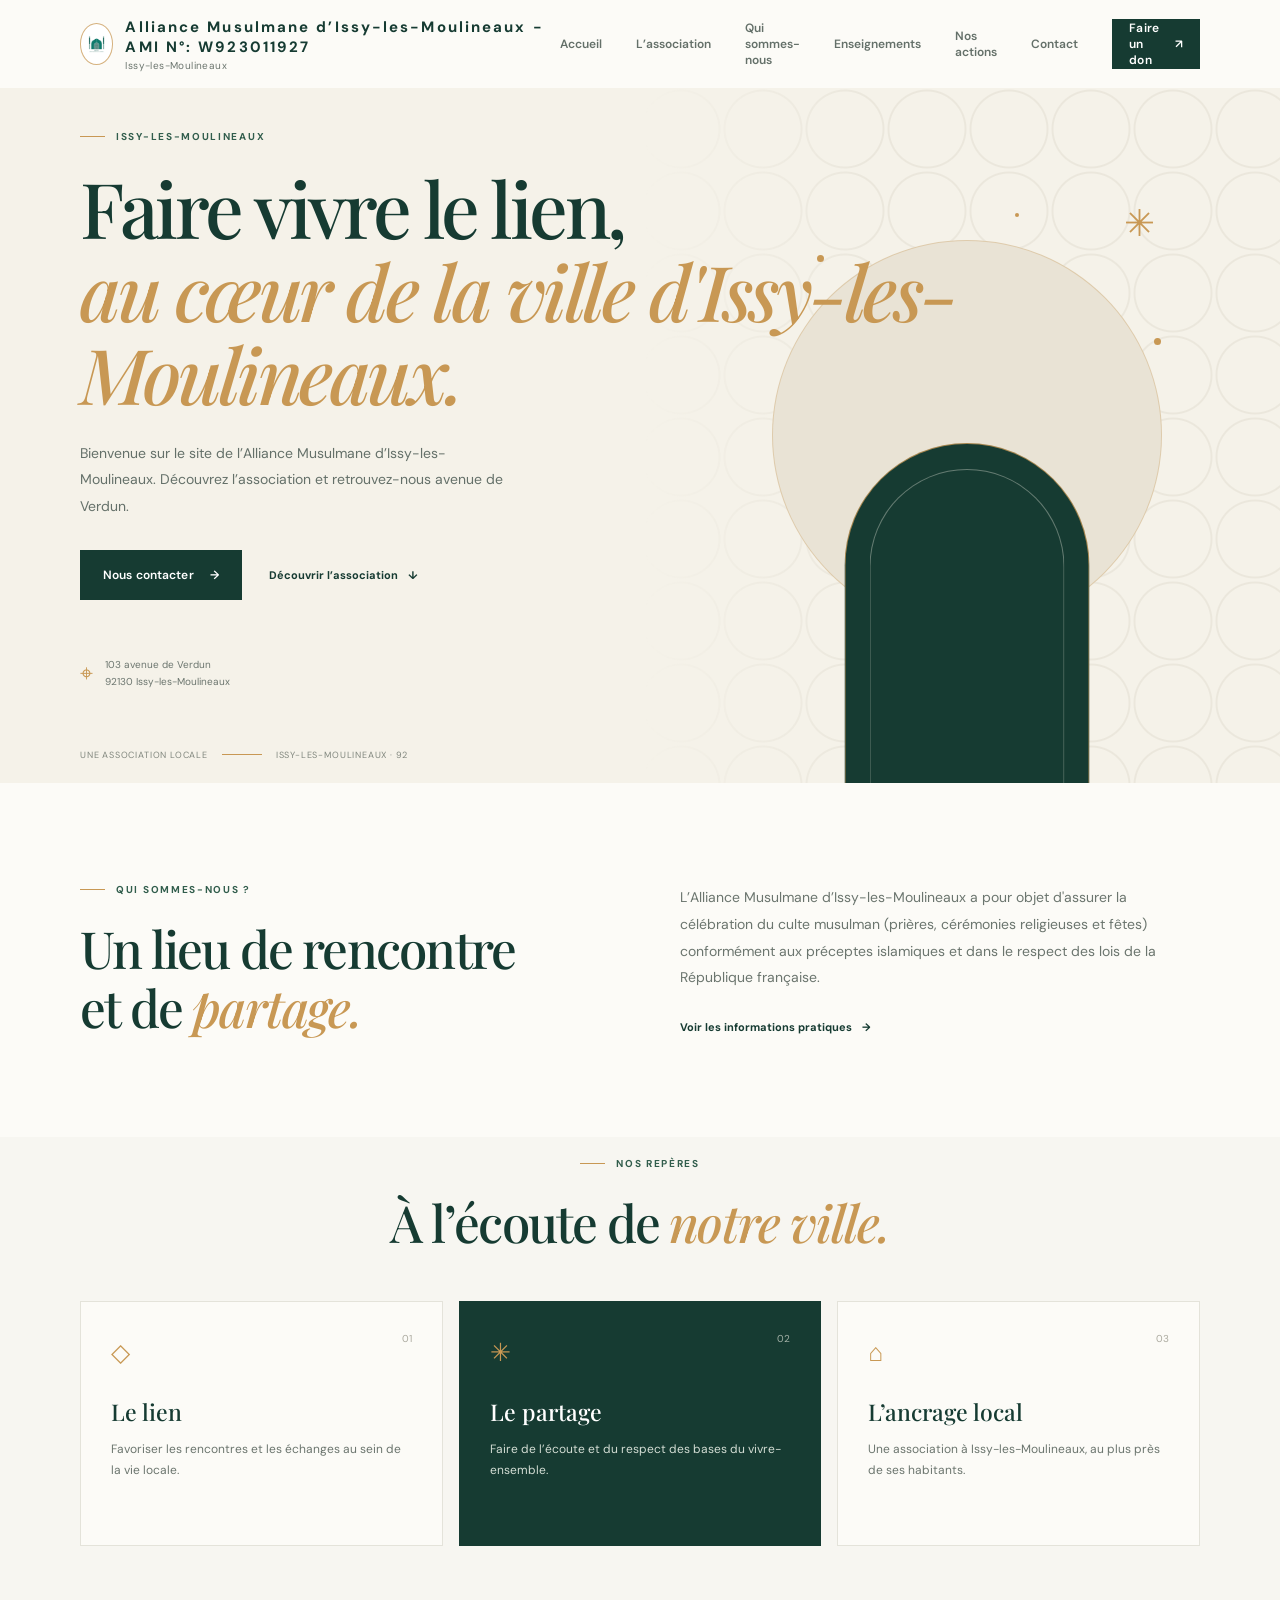
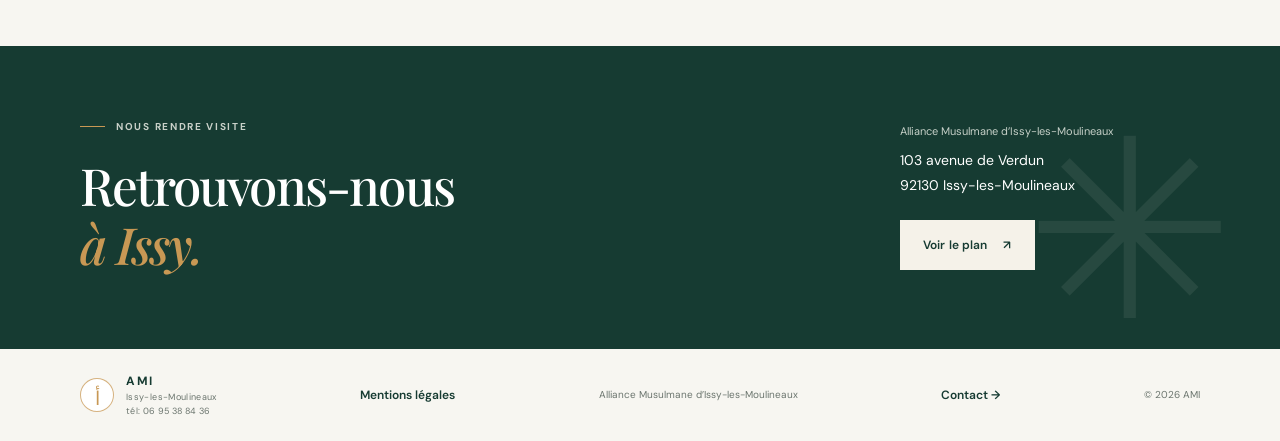
<file: index.html>
<!DOCTYPE html>
<html lang="fr">
<head>
  <meta charset="UTF-8">
  <meta name="viewport" content="width=device-width, initial-scale=1">
  <meta name="description" content="Découvrez l’Alliance Musulmane d’Issy-les-Moulineaux, une association au cœur de la vie locale.">
  <meta name="theme-color" content="#163b32">
  <title>Alliance Musulmane d’Issy-les-Moulineaux N°: W923011927<</title>
  <link rel="stylesheet" href="style.css">
  <script src="script.js" defer></script>
</head>
<body>
  <header class="site-header">
    <div class="container header-inner">
      <a class="brand" href="index.html" aria-label="AMI — Accueil">
       <span class="brand-mark">
  <img src="logo.png" alt="Alliance Musulmane d’Issy-les-Moulineaux">
</span>
        <span class="brand-name">
          <strong>Alliance Musulmane d’Issy-les-Moulineaux - AMI N°: W923011927</strong>
          <span>Issy-les-Moulineaux</span>
        </span>
      </a>

      <button class="menu-toggle" type="button" aria-expanded="false" aria-controls="main-nav">
        <span class="sr-only">Ouvrir le menu</span>
        <span></span><span></span><span></span>
      </button>

      <nav class="main-nav" id="main-nav" aria-label="Navigation principale">
  <a class="nav-link" href="index.html">Accueil</a>
  <a class="nav-link" href="index.html#association">L’association</a>
        <a class="nav-link" href="qui-sommes-nous.html">Qui sommes-nous</a>
  <a class="nav-link" href="enseignements.html">Enseignements</a>
  <a class="nav-link" href="actions.html">Nos actions</a>
  <a class="nav-link" href="contact.html">Contact</a>
  <a class="button button-small" href="don.html">Faire un don <span aria-hidden="true">↗</span></a>
</nav>
    </div>
  </header>

  <main>
    <section class="hero">
      <div class="hero-pattern" aria-hidden="true"></div>
      <div class="container hero-content">
        <p class="eyebrow"><span class="eyebrow-line"></span> Issy-les-Moulineaux</p>
        <h1>Faire vivre le lien,<br><em>au cœur de la ville d'Issy-les-Moulineaux.</em></h1>
        <p class="hero-intro">
          Bienvenue sur le site de l’Alliance Musulmane d’Issy-les-Moulineaux.
          Découvrez l’association et retrouvez-nous avenue de Verdun.
        </p>
        <div class="hero-actions">
          <a class="button" href="contact.html">Nous contacter <span aria-hidden="true">→</span></a>
          <a class="text-link" href="#association">Découvrir l’association <span aria-hidden="true">↓</span></a>
        </div>
        <div class="hero-address">
          <span class="address-icon" aria-hidden="true">⌖</span>
          <span>103 avenue de Verdun<br>92130 Issy-les-Moulineaux</span>
        </div>
      </div>
      <div class="hero-visual" aria-hidden="true">
        <div class="visual-circle"></div>
        <div class="visual-arch">
          <div class="arch-inner"></div>
        </div>
        <span class="visual-star">✳</span>
        <span class="visual-dot dot-one"></span>
        <span class="visual-dot dot-two"></span>
        <span class="visual-dot dot-three"></span>
      </div>
      <div class="hero-bottom container">
        <span>Une association locale</span>
        <span class="hero-bottom-line"></span>
        <span>Issy-les-Moulineaux · 92</span>
      </div>
    </section>

    <section class="intro-section section" id="association">
      <div class="container intro-grid">
        <div>
          <p class="eyebrow"><span class="eyebrow-line"></span> Qui sommes-nous ?</p>
          <h2>Un lieu de rencontre<br>et de <em>partage.</em></h2>
        </div>
        <div class="intro-copy">
          <p>
            L’Alliance Musulmane d’Issy-les-Moulineaux a pour objet d'assurer la célébration du culte musulman (prières, cérémonies religieuses et fêtes) conformément aux préceptes islamiques et dans le respect des lois de la République française.
          </p>
          <a class="text-link dark-link" href="contact.html">Voir les informations pratiques <span aria-hidden="true">→</span></a>
        </div>
      </div>
    </section>

    <section class="values-section section">
      <div class="container">
        <div class="section-heading">
          <p class="eyebrow"><span class="eyebrow-line"></span> Nos repères</p>
          <h2>À l’écoute de <em>notre ville.</em></h2>
        </div>
        <div class="values-grid">
          <article class="value-card">
            <span class="value-number">01</span>
            <div class="value-icon" aria-hidden="true">◇</div>
            <h3>Le lien</h3>
            <p>Favoriser les rencontres et les échanges au sein de la vie locale.</p>
          </article>
          <article class="value-card featured-card">
            <span class="value-number">02</span>
            <div class="value-icon" aria-hidden="true">✳</div>
            <h3>Le partage</h3>
            <p>Faire de l’écoute et du respect des bases du vivre-ensemble.</p>
          </article>
          <article class="value-card">
            <span class="value-number">03</span>
            <div class="value-icon" aria-hidden="true">⌂</div>
            <h3>L’ancrage local</h3>
            <p>Une association à Issy-les-Moulineaux, au plus près de ses habitants.</p>
          </article>
        </div>
      </div>
    </section>

    <section class="visit-section">
      <div class="container visit-inner">
        <div>
          <p class="eyebrow light-eyebrow"><span class="eyebrow-line"></span> Nous rendre visite</p>
          <h2>Retrouvons-nous<br><em>à Issy.</em></h2>
        </div>
        <div class="visit-details">
          <p>Alliance Musulmane d’Issy-les-Moulineaux</p>
          <address>103 avenue de Verdun<br>92130 Issy-les-Moulineaux</address>
          <a class="button button-light" href="contact.html">Voir le plan <span aria-hidden="true">↗</span></a>
        </div>
        <span class="visit-decoration" aria-hidden="true">✳</span>
      </div>
    </section>
  </main>

  <footer class="site-footer">
    <div class="container footer-inner">
      <a class="brand footer-brand" href="index.html">
        <span class="brand-mark" aria-hidden="true">أ</span>
        <span class="brand-name">
          <strong>AMI</strong>
          <span>Issy-les-Moulineaux</span>
          <span>tél: 06 95 38 84 36</span>
        </span>
      </a><a class="footer-link" href="mentions-legales.html">Mentions légales</a>
      <p>Alliance Musulmane d’Issy-les-Moulineaux</p>
      <a class="footer-link" href="contact.html">Contact <span aria-hidden="true">→</span></a>
      <span class="copyright">© <span data-year></span> AMI</span>
    </div>
  </footer>
</body>
</html>
</file>
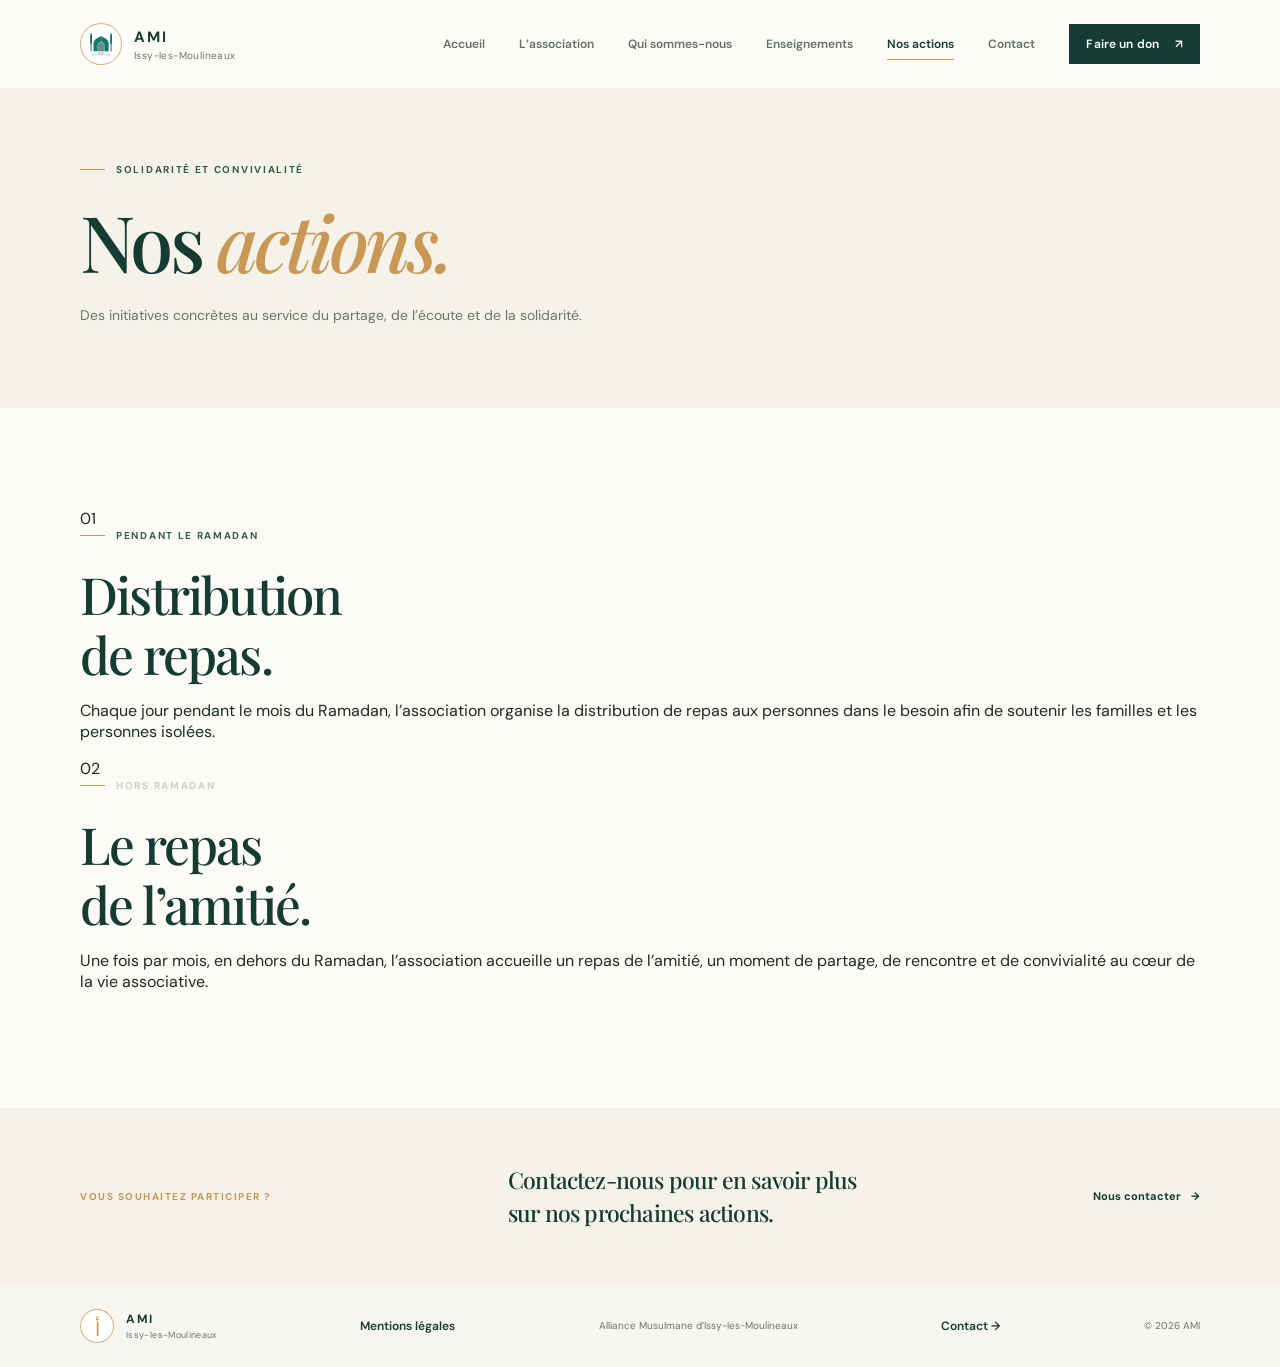
<file: actions.html>
<!DOCTYPE html>
<html lang="fr">
<head>
  <meta charset="UTF-8">
  <meta name="viewport" content="width=device-width, initial-scale=1">
  <meta name="description" content="Action solidaire de l’Alliance Musulmane d’Issy-les-Moulineaux.">
  <meta name="theme-color" content="#163b32">
  <title>Nos actions — Alliance Musulmane d’Issy-les-Moulineaux</title>
  <link rel="stylesheet" href="style.css">
  <script src="script.js" defer></script>
</head>
<body>
  <header class="site-header">
    <div class="container header-inner">
      <a class="brand" href="index.html" aria-label="AMI — Accueil">
       <span class="brand-mark">
  <img src="logo.png" alt="Alliance Musulmane d’Issy-les-Moulineaux">
</span>
        <span class="brand-name">
          <strong>AMI</strong>
          <span>Issy-les-Moulineaux</span>
        </span>
      </a>

      <button class="menu-toggle" type="button" aria-expanded="false" aria-controls="main-nav">
        <span class="sr-only">Ouvrir le menu</span>
        <span></span><span></span><span></span>
      </button>

      <nav class="main-nav" id="main-nav" aria-label="Navigation principale">
        <a class="nav-link" href="index.html">Accueil</a>
        <a class="nav-link" href="index.html#association">L’association</a>
        <a class="nav-link" href="qui-sommes-nous.html">Qui sommes-nous</a>
        <a class="nav-link" href="enseignements.html">Enseignements</a>
        <a class="nav-link active" href="actions.html" aria-current="page">Nos actions</a>
        <a class="nav-link" href="contact.html">Contact</a>
        <a class="button button-small" href="don.html">Faire un don <span aria-hidden="true">↗</span></a>
      </nav>
    </div>
  </header>

  <main>
    <section class="contact-hero">
      <div class="container">
        <p class="eyebrow"><span class="eyebrow-line"></span> Solidarité et convivialité</p>
        <h1>Nos <em>actions.</em></h1>
        <p>Des initiatives concrètes au service du partage, de l’écoute et de la solidarité.</p>
      </div>
    </section>

    <section class="section info-section">
      <div class="container action-grid">
        <article class="action-card">
          <span class="action-number">01</span>
          <p class="eyebrow"><span class="eyebrow-line"></span> Pendant le Ramadan</p>
          <h2>Distribution<br>de repas.</h2>
          <p>
            Chaque jour pendant le mois du Ramadan, l’association organise la distribution
            de repas aux personnes dans le besoin afin de soutenir les familles et les
            personnes isolées.
          </p>
        </article>

        <article class="action-card action-card-highlight">
          <span class="action-number">02</span>
          <p class="eyebrow light-eyebrow"><span class="eyebrow-line"></span> Hors Ramadan</p>
          <h2>Le repas<br>de l’amitié.</h2>
          <p>
            Une fois par mois, en dehors du Ramadan, l’association accueille un repas de
            l’amitié, un moment de partage, de rencontre et de convivialité au cœur de
            la vie associative.
          </p>
        </article>
      </div>
    </section>

    <section class="contact-bottom">
      <div class="container contact-bottom-inner">
        <p>Vous souhaitez participer ?</p>
        <h2>Contactez-nous pour en savoir plus<br>sur nos prochaines actions.</h2>
        <a class="text-link dark-link" href="contact.html">Nous contacter <span aria-hidden="true">→</span></a>
      </div>
    </section>
  </main>

  <footer class="site-footer">
    <div class="container footer-inner">
      <a class="brand footer-brand" href="index.html">
        <span class="brand-mark" aria-hidden="true">أ</span>
        <span class="brand-name">
          <strong>AMI</strong>
          <span>Issy-les-Moulineaux</span>
        </span>
      </a>
<a class="footer-link" href="mentions-legales.html">Mentions légales</a>
      <p>Alliance Musulmane d’Issy-les-Moulineaux</p>
      <a class="footer-link" href="contact.html">Contact <span aria-hidden="true">→</span></a>
      <span class="copyright">© <span data-year></span> AMI</span>
    </div>
  </footer>
</body>
</html>
</file>
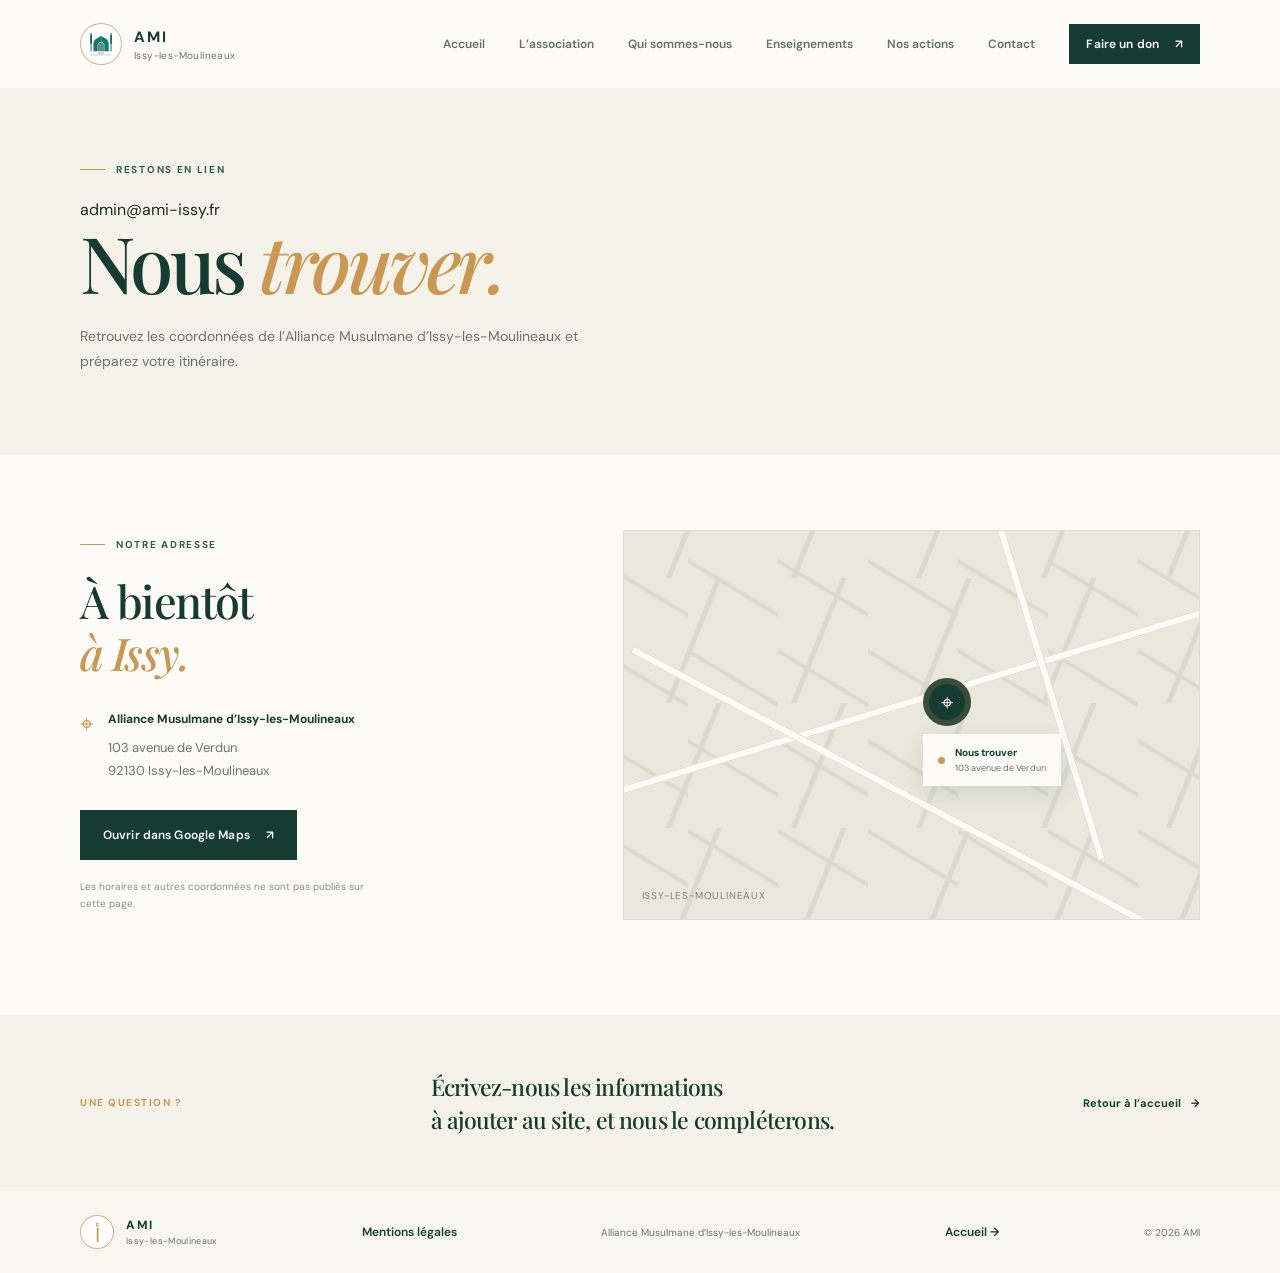
<file: contact.html>
<!DOCTYPE html>
<html lang="fr">
<head>
  <meta charset="UTF-8">
  <meta name="viewport" content="width=device-width, initial-scale=1">
  <meta name="description" content="Coordonnées et plan d’accès de l’Alliance Musulmane d’Issy-les-Moulineaux.">
  <meta name="theme-color" content="#163b32">
  <title>Contact — Alliance Musulmane d’Issy-les-Moulineaux</title>
  <link rel="stylesheet" href="style.css">
  <script src="script.js" defer></script>
</head>
<body>
  <header class="site-header">
    <div class="container header-inner">
      <a class="brand" href="index.html" aria-label="AMI — Accueil">
        <span class="brand-mark">
  <img src="logo.png" alt="Alliance Musulmane d’Issy-les-Moulineaux">
</span>
        <span class="brand-name">
          <strong>AMI</strong>
          <span>Issy-les-Moulineaux</span>
        </span>
      </a>

      <button class="menu-toggle" type="button" aria-expanded="false" aria-controls="main-nav">
        <span class="sr-only">Ouvrir le menu</span>
        <span></span><span></span><span></span>
      </button>

      <nav class="main-nav" id="main-nav" aria-label="Navigation principale">
  <a class="nav-link" href="index.html">Accueil</a>
  <a class="nav-link" href="index.html#association">L’association</a>
        <a class="nav-link" href="qui-sommes-nous.html">Qui sommes-nous</a>
  <a class="nav-link" href="enseignements.html">Enseignements</a>
  <a class="nav-link" href="actions.html">Nos actions</a>
  <a class="nav-link" href="contact.html">Contact</a>
  <a class="button button-small" href="don.html">Faire un don <span aria-hidden="true">↗</span></a>
</nav>
    </div>
  </header>

  <main>
    <section class="contact-hero">
      <div class="container">
        <p class="eyebrow"><span class="eyebrow-line"></span> Restons en lien</p>
        <mailto>admin@ami-issy.fr</mailto>
        <h1>Nous <em>trouver.</em></h1>
        <p>Retrouvez les coordonnées de l’Alliance Musulmane d’Issy-les-Moulineaux et préparez votre itinéraire.</p>
      </div>
    </section>

    <section class="contact-content section" id="adresse">
      <div class="container contact-grid">
        <div class="contact-card">
          <p class="eyebrow"><span class="eyebrow-line"></span> Notre adresse</p>
          <h2>À bientôt<br><em>à Issy.</em></h2>
          <div class="contact-address">
            <span class="contact-icon" aria-hidden="true">⌖</span>
            <div>
              <strong>Alliance Musulmane d’Issy-les-Moulineaux</strong>
              <address>103 avenue de Verdun<br>92130 Issy-les-Moulineaux</address>
            </div>
          </div>
          <a
            class="button"
            href="https://www.google.com/maps/search/?api=1&query=103+avenue+de+Verdun+92130+Issy-les-Moulineaux"
            target="_blank"
            rel="noopener noreferrer"
          >
            Ouvrir dans Google Maps <span aria-hidden="true">↗</span>
          </a>
          <p class="contact-note">Les horaires et autres coordonnées ne sont pas publiés sur cette page.</p>
        </div>

        <div class="map-card" aria-label="Localisation de l’association">
          <div class="map-pattern" aria-hidden="true"></div>
          <div class="map-pin" aria-hidden="true"><span>⌖</span></div>
          <div class="map-label">
            <span class="map-label-dot"></span>
            <div>
              <strong>Nous trouver</strong>
              <span>103 avenue de Verdun</span>
            </div>
          </div>
          <span class="map-road road-one" aria-hidden="true"></span>
          <span class="map-road road-two" aria-hidden="true"></span>
          <span class="map-road road-three" aria-hidden="true"></span>
          <span class="map-caption">Issy-les-Moulineaux</span>
        </div>
      </div>
    </section>

    <section class="contact-bottom">
      <div class="container contact-bottom-inner">
        <p>Une question ?</p>
        <h2>Écrivez-nous les informations<br>à ajouter au site, et nous le compléterons.</h2>
        <a class="text-link dark-link" href="index.html">Retour à l’accueil <span aria-hidden="true">→</span></a>
      </div>
    </section>
  </main>

  <footer class="site-footer">
    <div class="container footer-inner">
      <a class="brand footer-brand" href="index.html">
        <span class="brand-mark" aria-hidden="true">أ</span>
        <span class="brand-name">
          <strong>AMI</strong>
          <span>Issy-les-Moulineaux</span>
        </span>
      </a><a class="footer-link" href="mentions-legales.html">Mentions légales</a>
      <p>Alliance Musulmane d’Issy-les-Moulineaux</p>
      <a class="footer-link" href="index.html">Accueil <span aria-hidden="true">→</span></a>
      <span class="copyright">© <span data-year></span> AMI</span>
    </div>
  </footer>
</body>
</html>
</file>
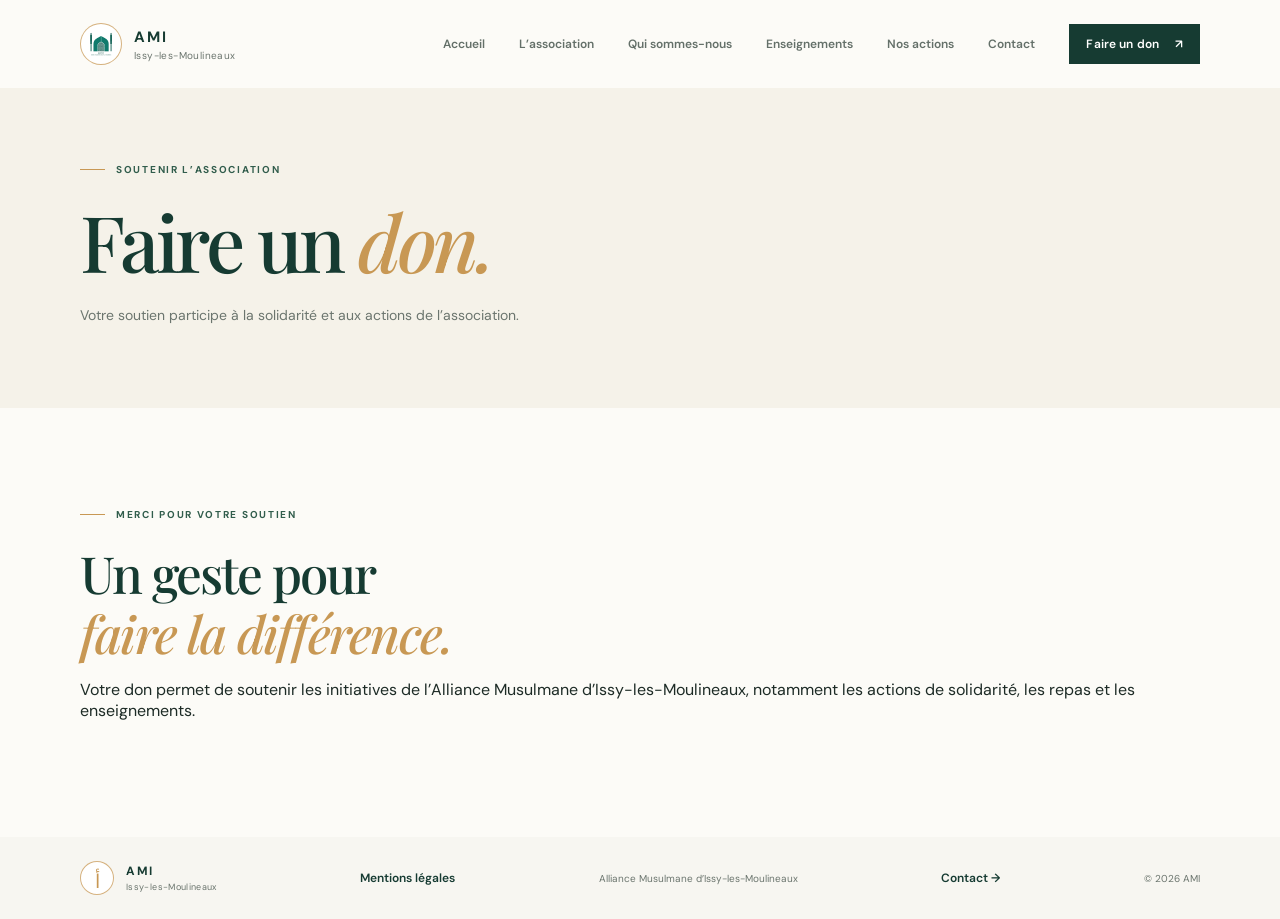
<file: don.html>
<!DOCTYPE html>
<html lang="fr">
<head>
  <meta charset="UTF-8">
  <meta name="viewport" content="width=device-width, initial-scale=1">
  <meta name="description" content="Faire un don à l’Alliance Musulmane d’Issy-les-Moulineaux.">
  <meta name="theme-color" content="#163b32">
  <title>Faire un don — Alliance Musulmane d’Issy-les-Moulineaux</title>
  <link rel="stylesheet" href="style.css">
  <script
    src="https://www.paypal.com/sdk/js?client-id=BAA2nl-hgGj8pXdcFGeDSVUxrK6eZ3Dzfs7JEKm-kBuAlXYESOxTPA34rP3iF7y8JAc9ebJaYd1gRXX3qQ&components=hosted-buttons&disable-funding=venmo&currency=EUR">
  </script>
  <script src="script.js" defer></script>
</head>
<body>
  <header class="site-header">
    <div class="container header-inner">
      <a class="brand" href="index.html" aria-label="AMI — Accueil">
        <span class="brand-mark">
  <img src="logo.png" alt="Alliance Musulmane d’Issy-les-Moulineaux">
</span>
        <span class="brand-name">
          <strong>AMI</strong>
          <span>Issy-les-Moulineaux</span>
        </span>
      </a>

      <button class="menu-toggle" type="button" aria-expanded="false" aria-controls="main-nav">
        <span class="sr-only">Ouvrir le menu</span>
        <span></span><span></span><span></span>
      </button>

      <nav class="main-nav" id="main-nav" aria-label="Navigation principale">
        <a class="nav-link" href="index.html">Accueil</a>
        <a class="nav-link" href="index.html#association">L’association</a>
        <a class="nav-link" href="qui-sommes-nous.html">Qui sommes-nous</a>
        <a class="nav-link" href="enseignements.html">Enseignements</a>
        <a class="nav-link" href="actions.html">Nos actions</a>
        <a class="nav-link" href="contact.html">Contact</a>
        <a class="button button-small active" href="don.html" aria-current="page">Faire un don <span aria-hidden="true">↗</span></a>
      </nav>
    </div>
  </header>

  <main>
    <section class="contact-hero">
      <div class="container">
        <p class="eyebrow"><span class="eyebrow-line"></span> Soutenir l’association</p>
        <h1>Faire un <em>don.</em></h1>
        <p>Votre soutien participe à la solidarité et aux actions de l’association.</p>
      </div>
    </section>

    <section class="section info-section">
      <div class="container donation-card">
        <div>
          <p class="eyebrow"><span class="eyebrow-line"></span> Merci pour votre soutien</p>
          <h2>Un geste pour<br><em>faire la différence.</em></h2>
          <p class="info-lead">
            Votre don permet de soutenir les initiatives de l’Alliance Musulmane
            d’Issy-les-Moulineaux, notamment les actions de solidarité, les repas
            et les enseignements.
          </p>
        </div>

        <div class="paypal-area">
          <div id="paypal-container-BT2SF95LCJUBE"></div>
          <script>
            paypal.HostedButtons({
              hostedButtonId: "BT2SF95LCJUBE",
            }).render("#paypal-container-BT2SF95LCJUBE")
          </script>
        </div>
      </div>
    </section>
  </main>

  <footer class="site-footer">
    <div class="container footer-inner">
      <a class="brand footer-brand" href="index.html">
        <span class="brand-mark" aria-hidden="true">أ</span>
        <span class="brand-name">
          <strong>AMI</strong>
          <span>Issy-les-Moulineaux</span>
        </span>
      </a>
<a class="footer-link" href="mentions-legales.html">Mentions légales</a>
      <p>Alliance Musulmane d’Issy-les-Moulineaux</p>
      <a class="footer-link" href="contact.html">Contact <span aria-hidden="true">→</span></a>
      <span class="copyright">© <span data-year></span> AMI</span>
    </div>
  </footer>
</body>
</html>
</file>
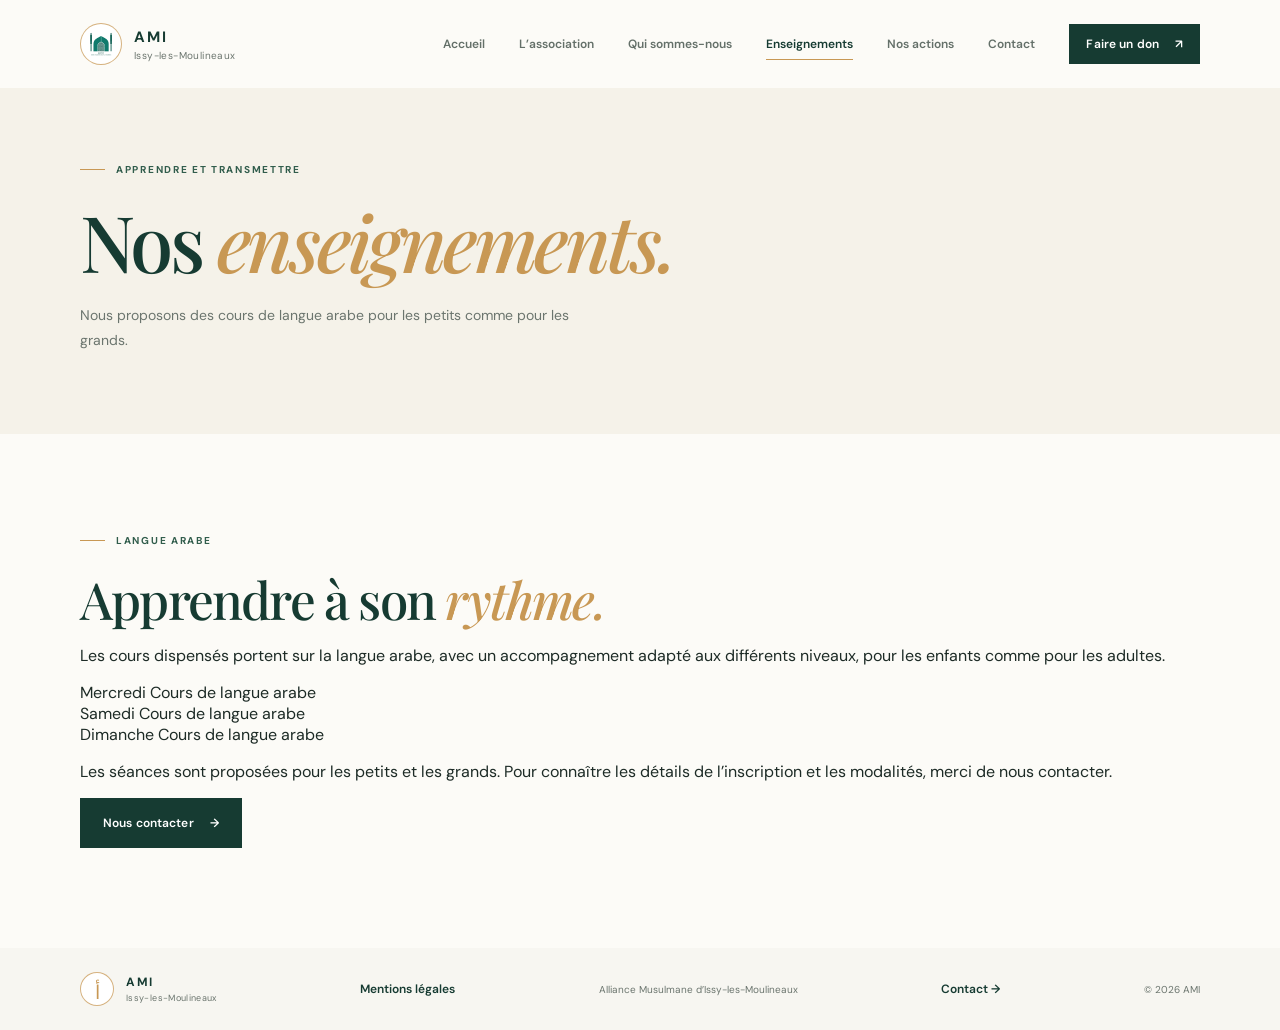
<file: enseignements.html>
<!DOCTYPE html>
<html lang="fr">
<head>
  <meta charset="UTF-8">
  <meta name="viewport" content="width=device-width, initial-scale=1">
  <meta name="description" content="Enseignements de langue arabe à l’Alliance Musulmane d’Issy-les-Moulineaux.">
  <meta name="theme-color" content="#163b32">
  <title>Enseignements — Alliance Musulmane d’Issy-les-Moulineaux</title>
  <link rel="stylesheet" href="style.css">
  <script src="script.js" defer></script>
</head>
<body>
  <header class="site-header">
    <div class="container header-inner">
      <a class="brand" href="index.html" aria-label="AMI — Accueil">
        <span class="brand-mark">
  <img src="logo.png" alt="Alliance Musulmane d’Issy-les-Moulineaux">
</span>
        <span class="brand-name">
          <strong>AMI</strong>
          <span>Issy-les-Moulineaux</span>
        </span>
      </a>

      <button class="menu-toggle" type="button" aria-expanded="false" aria-controls="main-nav">
        <span class="sr-only">Ouvrir le menu</span>
        <span></span><span></span><span></span>
      </button>

      <nav class="main-nav" id="main-nav" aria-label="Navigation principale">
        <a class="nav-link" href="index.html">Accueil</a>
        <a class="nav-link" href="index.html#association">L’association</a>
        <a class="nav-link" href="qui-sommes-nous.html">Qui sommes-nous</a>
        <a class="nav-link active" href="enseignements.html" aria-current="page">Enseignements</a>
        <a class="nav-link" href="actions.html">Nos actions</a>
        <a class="nav-link" href="contact.html">Contact</a>
        <a class="button button-small" href="don.html">Faire un don <span aria-hidden="true">↗</span></a>
      </nav>
    </div>
  </header>

  <main>
    <section class="contact-hero">
      <div class="container">
        <p class="eyebrow"><span class="eyebrow-line"></span> Apprendre et transmettre</p>
        <h1>Nos <em>enseignements.</em></h1>
        <p>Nous proposons des cours de langue arabe pour les petits comme pour les grands.</p>
      </div>
    </section>

    <section class="section info-section">
      <div class="container info-card">
        <p class="eyebrow"><span class="eyebrow-line"></span> Langue arabe</p>
        <h2>Apprendre à son <em>rythme.</em></h2>

        <p class="info-lead">
          Les cours dispensés portent sur la langue arabe, avec un accompagnement adapté
          aux différents niveaux, pour les enfants comme pour les adultes.
        </p>

        <div class="schedule-list">
          <div class="schedule-item">
            <span class="schedule-day">Mercredi</span>
            <span>Cours de langue arabe</span>
          </div>
          <div class="schedule-item">
            <span class="schedule-day">Samedi</span>
            <span>Cours de langue arabe</span>
          </div>
          <div class="schedule-item">
            <span class="schedule-day">Dimanche</span>
            <span>Cours de langue arabe</span>
          </div>
        </div>

        <p class="info-note">
          Les séances sont proposées pour les petits et les grands. Pour connaître les détails
          de l’inscription et les modalités, merci de nous contacter.
        </p>

        <a class="button" href="contact.html">Nous contacter <span aria-hidden="true">→</span></a>
      </div>
    </section>
  </main>

  <footer class="site-footer">
    <div class="container footer-inner">
      <a class="brand footer-brand" href="index.html">
        <span class="brand-mark" aria-hidden="true">أ</span>
        <span class="brand-name">
          <strong>AMI</strong>
          <span>Issy-les-Moulineaux</span>
        </span>
      </a>
<a class="footer-link" href="mentions-legales.html">Mentions légales</a>
      <p>Alliance Musulmane d’Issy-les-Moulineaux</p>
      <a class="footer-link" href="contact.html">Contact <span aria-hidden="true">→</span></a>
      <span class="copyright">© <span data-year></span> AMI</span>
    </div>
  </footer>
</body>
</html>
</file>
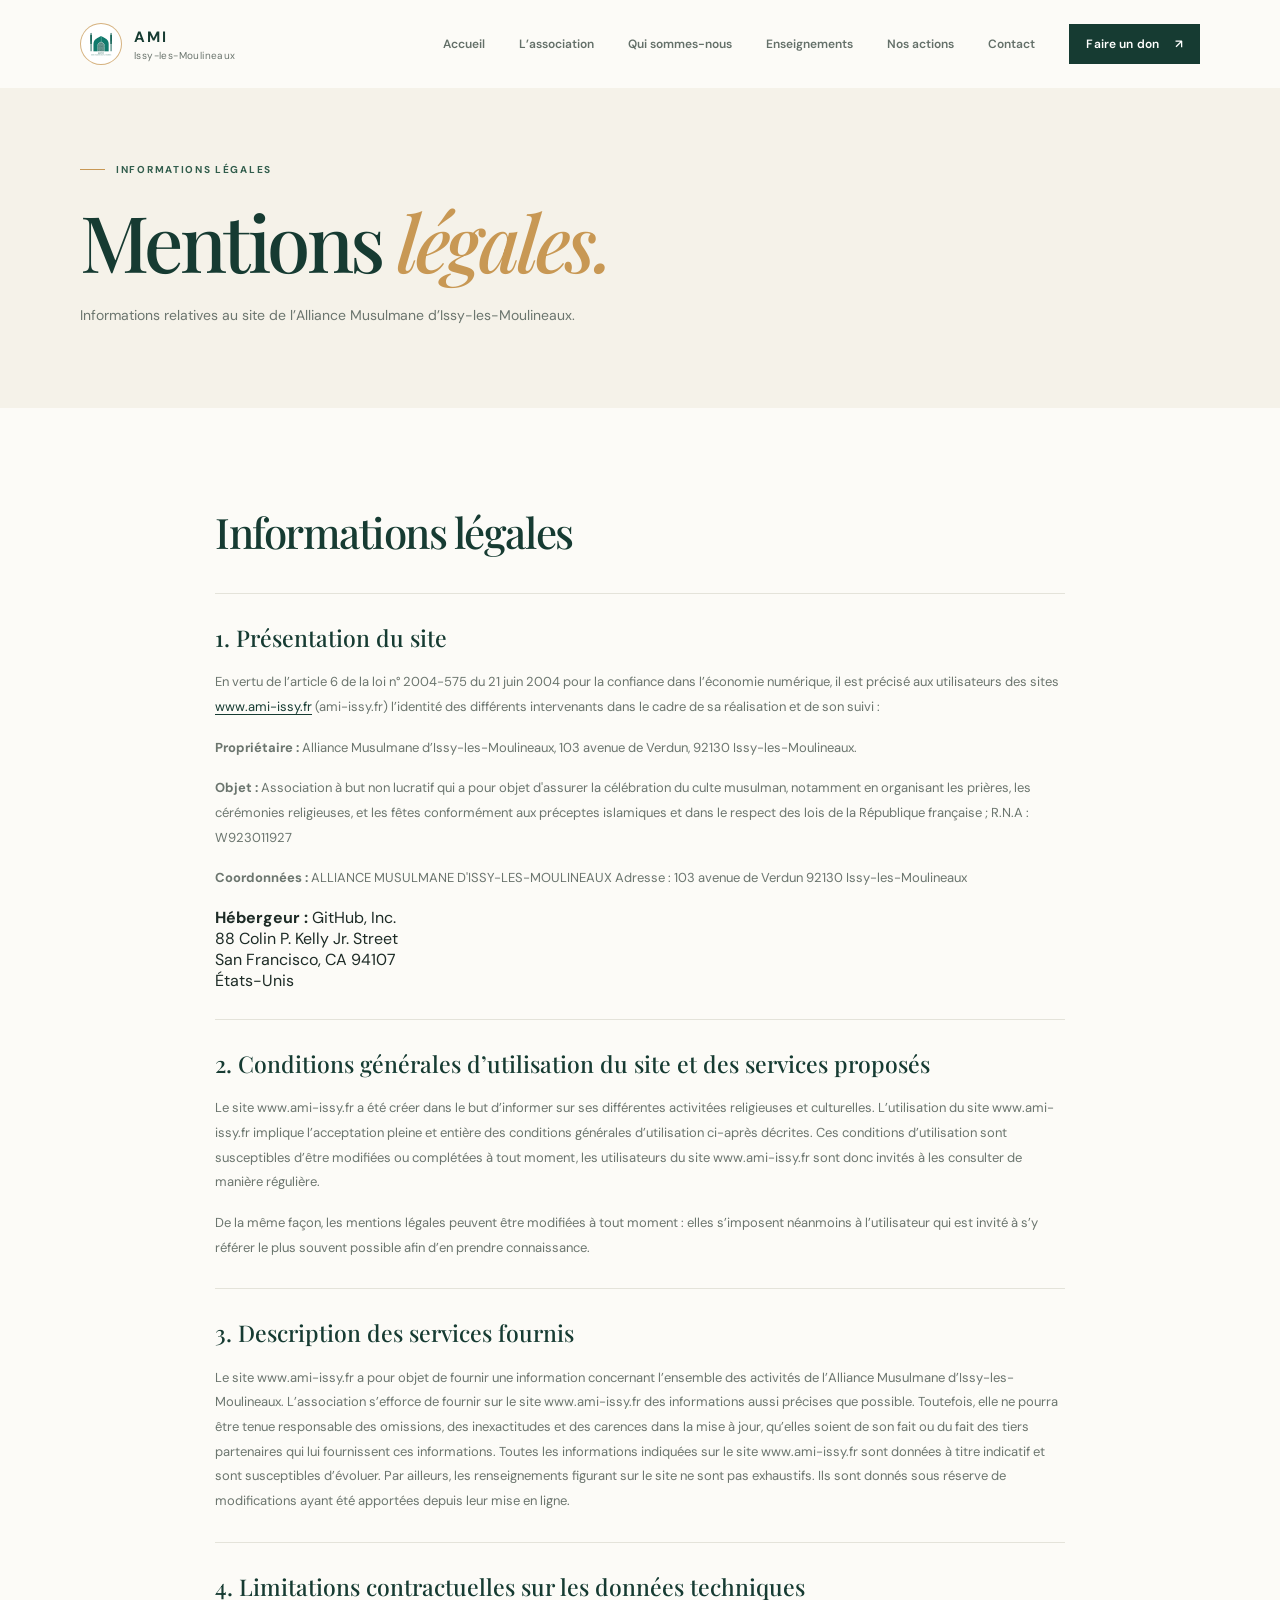
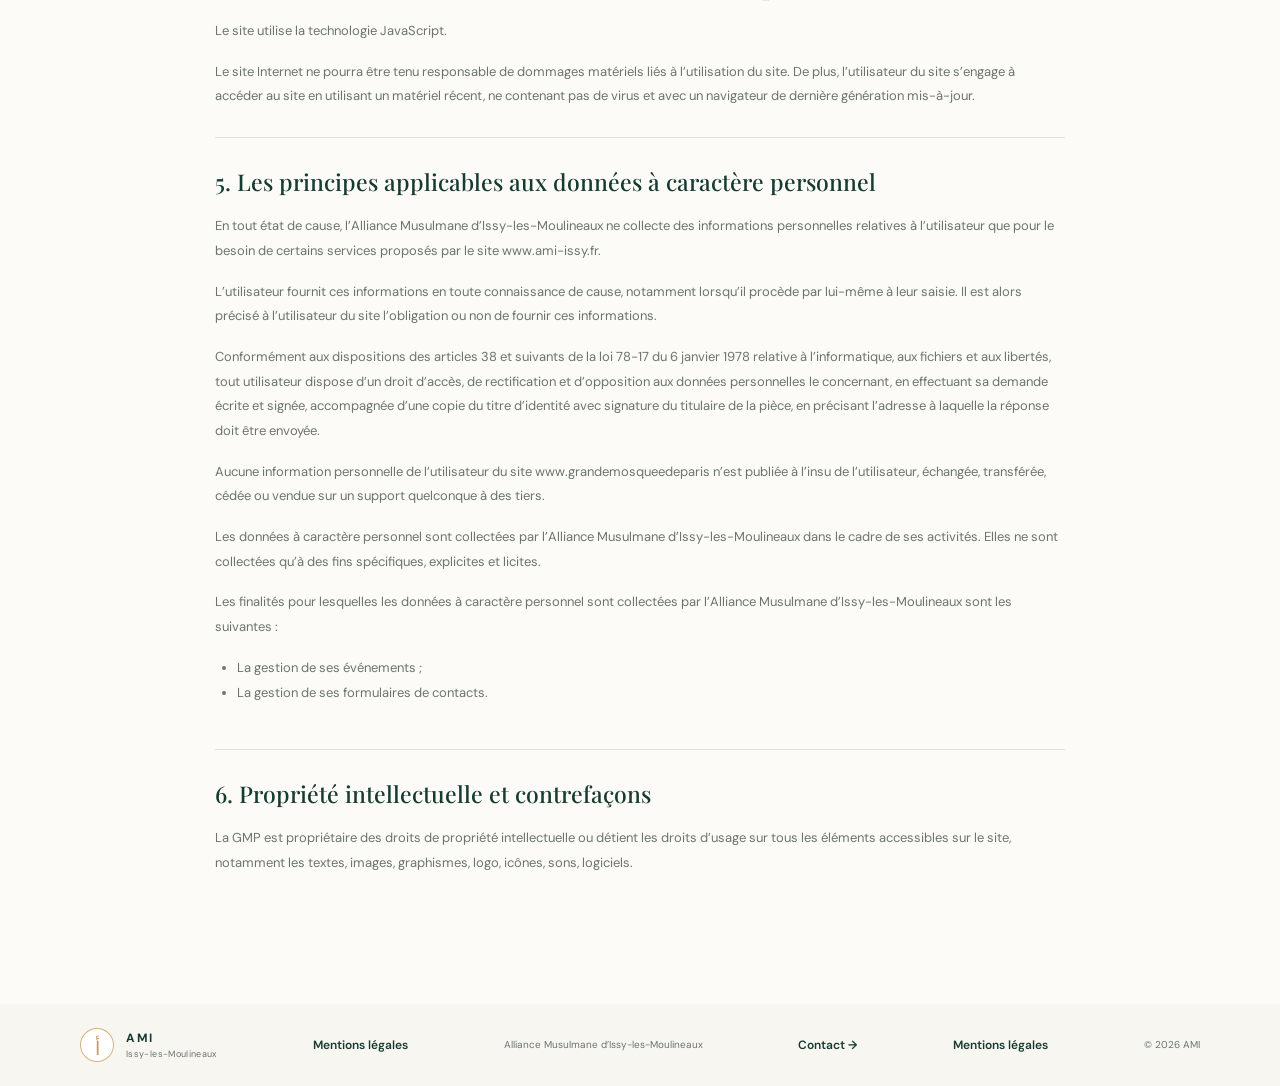
<file: mentions-legales.html>
<!DOCTYPE html>
<html lang="fr">
<head>
  <meta charset="UTF-8">
  <meta name="viewport" content="width=device-width, initial-scale=1">
  <meta name="description" content="Mentions légales du site de l’Alliance Musulmane d’Issy-les-Moulineaux.">
  <meta name="theme-color" content="#163b32">
  <title>Mentions légales — Alliance Musulmane d’Issy-les-Moulineaux</title>
  <link rel="stylesheet" href="style.css">
  <script src="script.js" defer></script>
</head>
<body>
  <header class="site-header">
    <div class="container header-inner">
      <a class="brand" href="index.html" aria-label="AMI — Accueil">
       <span class="brand-mark">
  <img src="logo.png" alt="Alliance Musulmane d’Issy-les-Moulineaux">
</span>
        <span class="brand-name">
          <strong>AMI</strong>
          <span>Issy-les-Moulineaux</span>
        </span>
      </a>

      <button class="menu-toggle" type="button" aria-expanded="false" aria-controls="main-nav">
        <span class="sr-only">Ouvrir le menu</span>
        <span></span><span></span><span></span>
      </button>

      <nav class="main-nav" id="main-nav" aria-label="Navigation principale">
        <a class="nav-link" href="index.html">Accueil</a>
        <a class="nav-link" href="index.html#association">L’association</a>
        <a class="nav-link" href="qui-sommes-nous.html">Qui sommes-nous</a>
        <a class="nav-link" href="enseignements.html">Enseignements</a>
        <a class="nav-link" href="actions.html">Nos actions</a>
        <a class="nav-link" href="contact.html">Contact</a>
        <a class="button button-small" href="don.html">Faire un don <span aria-hidden="true">↗</span></a>
      </nav>
    </div>
  </header>

  <main>
    <section class="contact-hero">
      <div class="container">
        <p class="eyebrow"><span class="eyebrow-line"></span> Informations légales</p>
        <h1>Mentions <em>légales.</em></h1>
        <p>Informations relatives au site de l’Alliance Musulmane d’Issy-les-Moulineaux.</p>
      </div>
    </section>

    <section class="legal-section section">
      <div class="container legal-content">
        <h2>Informations légales</h2>

        <section class="legal-block">
          <h3>1. Présentation du site</h3>
          <p>
            En vertu de l’article 6 de la loi n° 2004-575 du 21 juin 2004 pour la confiance
            dans l’économie numérique, il est précisé aux utilisateurs des sites
            <a href="https://ami-issy.fr">www.ami-issy.fr</a> (ami-issy.fr) l’identité des différents
            intervenants dans le cadre de sa réalisation et de son suivi :
          </p>
          <p>
            <strong>Propriétaire :</strong> Alliance Musulmane d’Issy-les-Moulineaux,
            103 avenue de Verdun, 92130 Issy-les-Moulineaux.
          </p>
         <p><strong>Objet :</strong> Association à but non lucratif qui a pour objet d'assurer la célébration du culte musulman, notamment en organisant les prières, les cérémonies religieuses, et les fêtes conformément aux préceptes islamiques et dans le respect des lois de la République française ;
R.N.A : W923011927 </p>
          <p>
 <p>
         <strong>Coordonnées :</strong>     
ALLIANCE MUSULMANE D'ISSY-LES-MOULINEAUX
Adresse :
103 avenue de Verdun
92130 Issy-les-Moulineaux
        </p>    
            <strong>Hébergeur :</strong> GitHub, Inc.<br>
            88 Colin P. Kelly Jr. Street<br>
            San Francisco, CA 94107<br>
            États-Unis
          </p>
        </section>

        <section class="legal-block">
          <h3>2. Conditions générales d’utilisation du site et des services proposés</h3>
          <p>
            Le site www.ami-issy.fr a été créer dans le but d’informer sur ses différentes
            activitées religieuses et culturelles. L’utilisation du site www.ami-issy.fr
            implique l’acceptation pleine et entière des conditions générales d’utilisation
            ci-après décrites. Ces conditions d’utilisation sont susceptibles d’être
            modifiées ou complétées à tout moment, les utilisateurs du site www.ami-issy.fr
            sont donc invités à les consulter de manière régulière.
          </p>
          <p>
            De la même façon, les mentions légales peuvent être modifiées à tout moment :
            elles s’imposent néanmoins à l’utilisateur qui est invité à s’y référer le plus
            souvent possible afin d’en prendre connaissance.
          </p>
        </section>

        <section class="legal-block">
          <h3>3. Description des services fournis</h3>
          <p>
            Le site www.ami-issy.fr a pour objet de fournir une information concernant
            l’ensemble des activités de l’Alliance Musulmane d’Issy-les-Moulineaux.
            L’association s’efforce de fournir sur le site www.ami-issy.fr des informations
            aussi précises que possible. Toutefois, elle ne pourra être tenue responsable
            des omissions, des inexactitudes et des carences dans la mise à jour, qu’elles
            soient de son fait ou du fait des tiers partenaires qui lui fournissent ces
            informations. Toutes les informations indiquées sur le site www.ami-issy.fr sont
            données à titre indicatif et sont susceptibles d’évoluer. Par ailleurs, les
            renseignements figurant sur le site ne sont pas exhaustifs. Ils sont donnés
            sous réserve de modifications ayant été apportées depuis leur mise en ligne.
          </p>
        </section>

        <section class="legal-block">
          <h3>4. Limitations contractuelles sur les données techniques</h3>
          <p>Le site utilise la technologie JavaScript.</p>
          <p>
            Le site Internet ne pourra être tenu responsable de dommages matériels liés à
            l’utilisation du site. De plus, l’utilisateur du site s’engage à accéder au
            site en utilisant un matériel récent, ne contenant pas de virus et avec un
            navigateur de dernière génération mis-à-jour.
          </p>
        </section>

        <section class="legal-block">
          <h3>5. Les principes applicables aux données à caractère personnel</h3>
          <p>
            En tout état de cause, l’Alliance Musulmane d’Issy-les-Moulineaux ne collecte
            des informations personnelles relatives à l’utilisateur que pour le besoin de
            certains services proposés par le site www.ami-issy.fr.
          </p>
          <p>
            L’utilisateur fournit ces informations en toute connaissance de cause,
            notamment lorsqu’il procède par lui-même à leur saisie. Il est alors précisé
            à l’utilisateur du site l’obligation ou non de fournir ces informations.
          </p>
          <p>
            Conformément aux dispositions des articles 38 et suivants de la loi 78-17 du
            6 janvier 1978 relative à l’informatique, aux fichiers et aux libertés, tout
            utilisateur dispose d’un droit d’accès, de rectification et d’opposition aux
            données personnelles le concernant, en effectuant sa demande écrite et
            signée, accompagnée d’une copie du titre d’identité avec signature du titulaire
            de la pièce, en précisant l’adresse à laquelle la réponse doit être envoyée.
          </p>
          <p>
            Aucune information personnelle de l’utilisateur du site www.grandemosqueedeparis
            n’est publiée à l’insu de l’utilisateur, échangée, transférée, cédée ou vendue
            sur un support quelconque à des tiers.
          </p>
          <p>
            Les données à caractère personnel sont collectées par l’Alliance Musulmane
            d’Issy-les-Moulineaux dans le cadre de ses activités. Elles ne sont collectées
            qu’à des fins spécifiques, explicites et licites.
          </p>
          <p>
            Les finalités pour lesquelles les données à caractère personnel sont collectées
            par l’Alliance Musulmane d’Issy-les-Moulineaux sont les suivantes :
          </p>
          <ul>
            <li>La gestion de ses événements ;</li>
            <li>La gestion de ses formulaires de contacts.</li>
          </ul>
        </section>

        <section class="legal-block">
          <h3>6. Propriété intellectuelle et contrefaçons</h3>
          <p>
            La GMP est propriétaire des droits de propriété intellectuelle ou détient les
            droits d’usage sur tous les éléments accessibles sur le site, notamment les
            textes, images, graphismes, logo, icônes, sons, logiciels.
          </p>
        </section>
      </div>
    </section>
  </main>

  <footer class="site-footer">
    <div class="container footer-inner">
      <a class="brand footer-brand" href="index.html">
        <span class="brand-mark" aria-hidden="true">أ</span>
        <span class="brand-name">
          <strong>AMI</strong>
          <span>Issy-les-Moulineaux</span>
        </span>
      </a><a class="footer-link" href="mentions-legales.html">Mentions légales</a>
      <p>Alliance Musulmane d’Issy-les-Moulineaux</p>
      <a class="footer-link" href="contact.html">Contact <span aria-hidden="true">→</span></a>
      <a class="footer-link" href="mentions-legales.html" aria-current="page">Mentions légales</a>
      <span class="copyright">© <span data-year></span> AMI</span>
    </div>
  </footer>
</body>
</html>
</file>
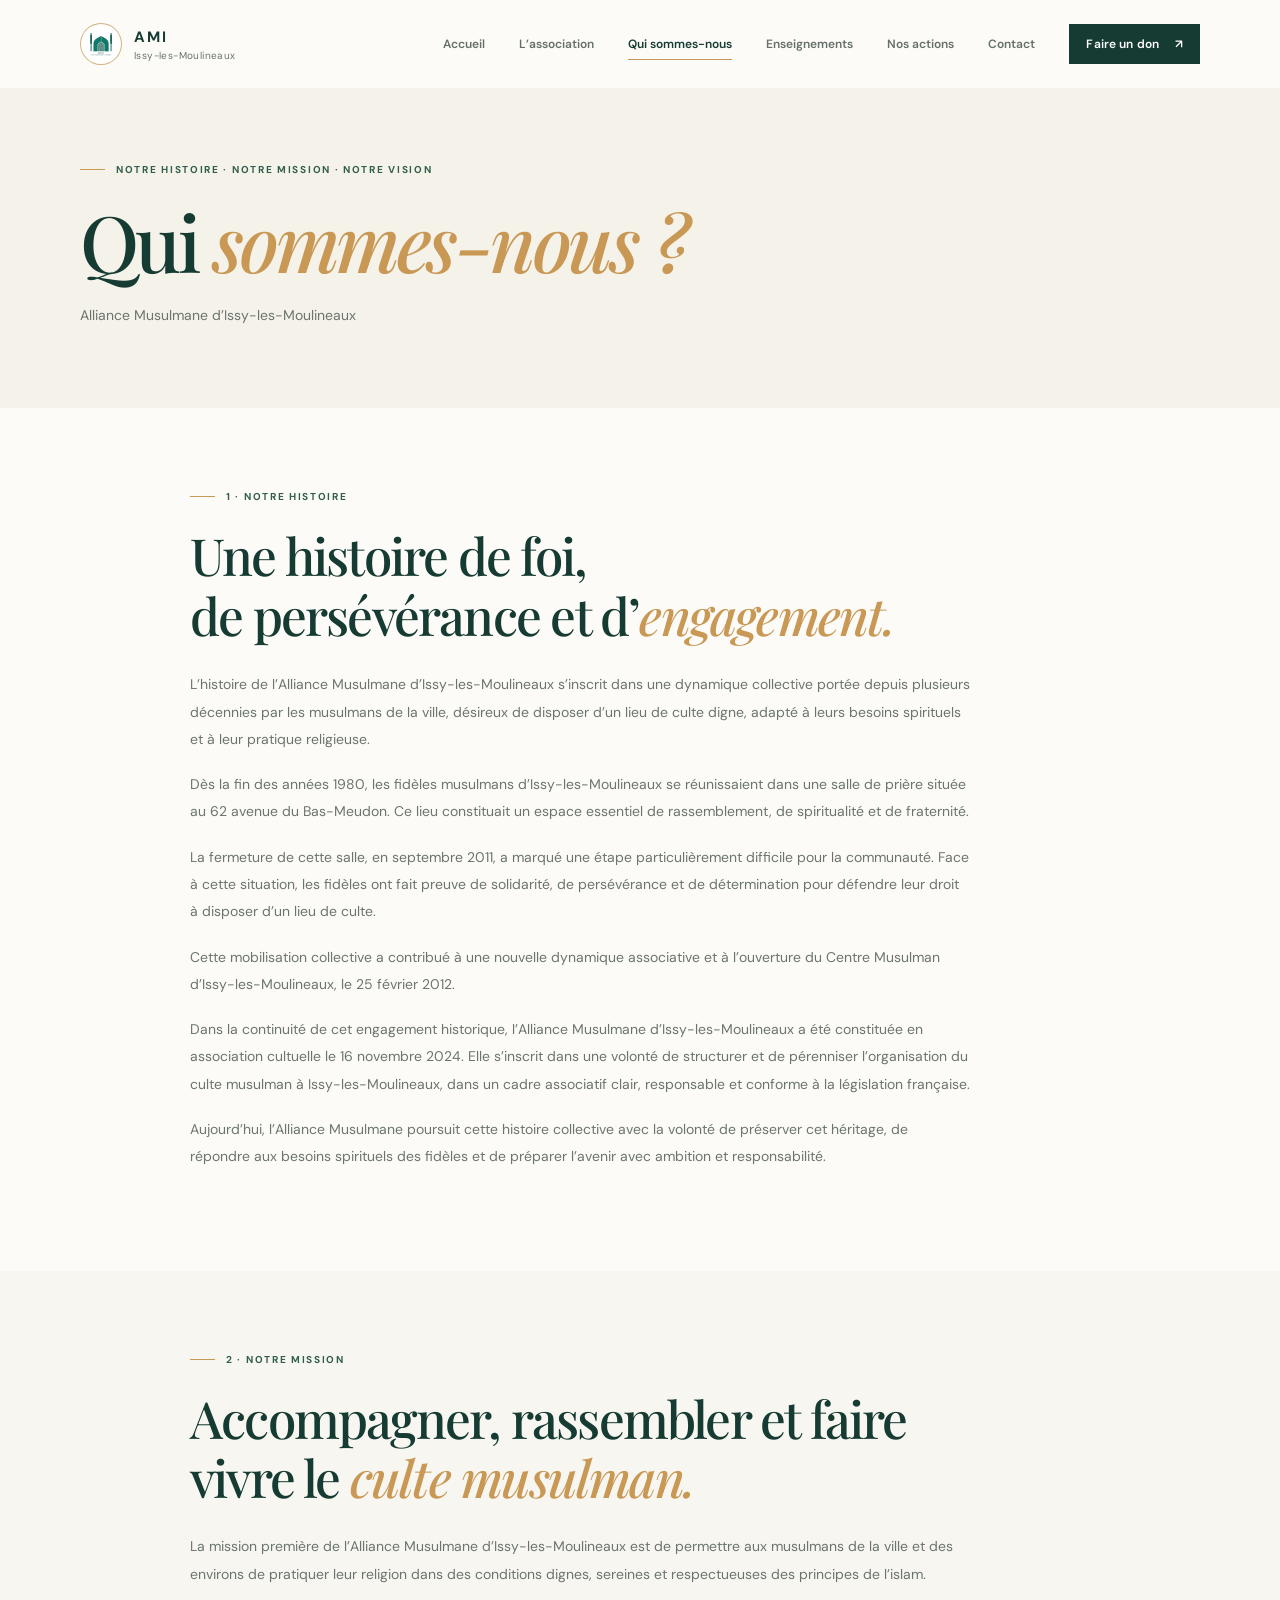
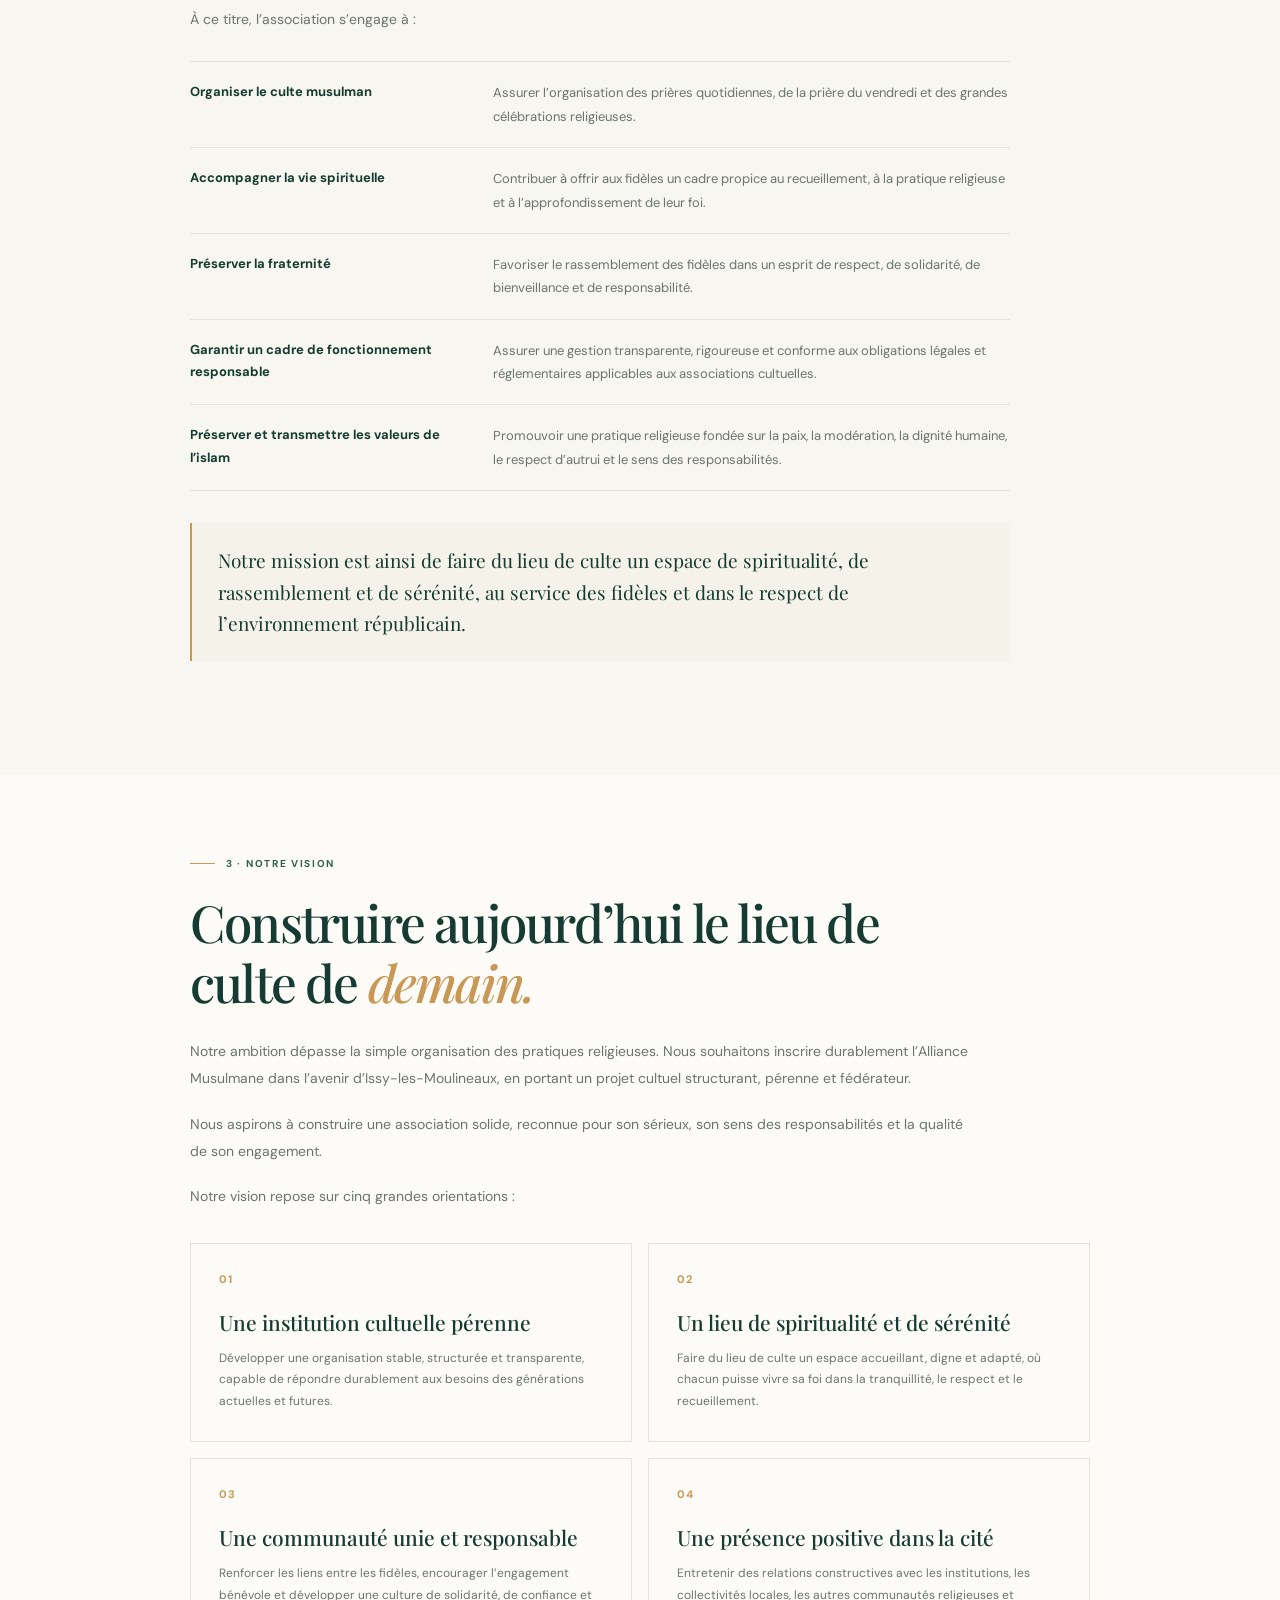
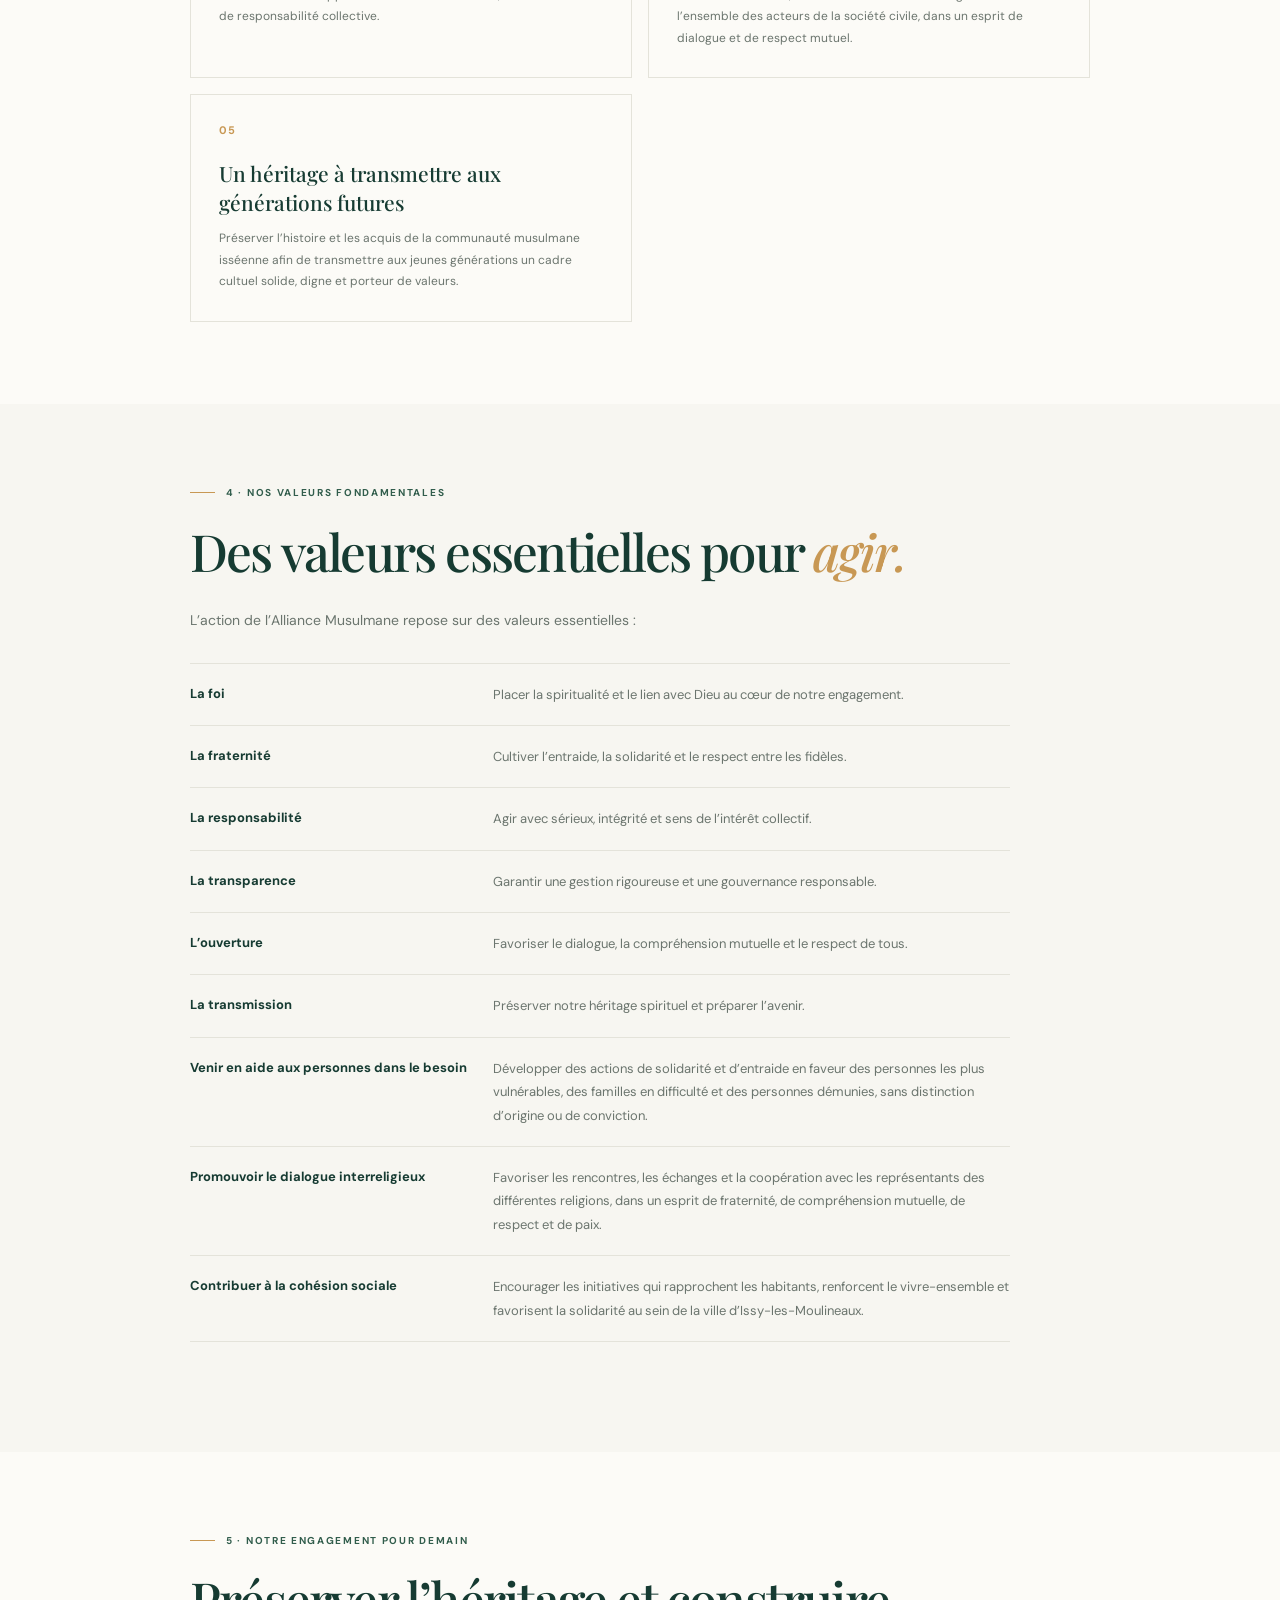
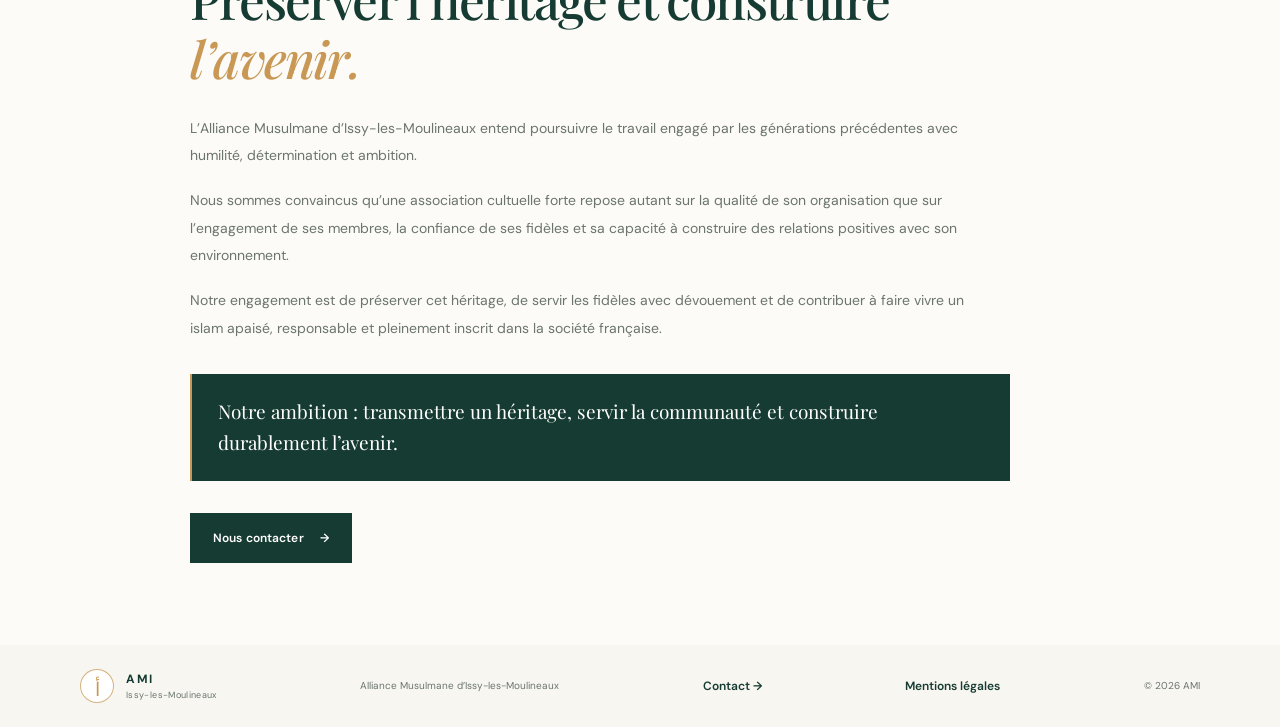
<file: qui-sommes-nous.html>
<!DOCTYPE html>
<html lang="fr">
<head>
  <meta charset="UTF-8">
  <meta name="viewport" content="width=device-width, initial-scale=1">
  <meta name="description" content="Découvrez l’histoire, la mission, la vision et les valeurs de l’Alliance Musulmane d’Issy-les-Moulineaux.">
  <meta name="theme-color" content="#163b32">
  <title>Qui sommes-nous ? — Alliance Musulmane d’Issy-les-Moulineaux</title>
  <link rel="stylesheet" href="style.css">
  <script src="script.js" defer></script>
</head>
<body>
  <header class="site-header">
    <div class="container header-inner">
      <a class="brand" href="index.html" aria-label="AMI — Accueil">
       <span class="brand-mark">
  <img src="logo.png" alt="Alliance Musulmane d’Issy-les-Moulineaux">
</span>
        <span class="brand-name">
          <strong>AMI</strong>
          <span>Issy-les-Moulineaux</span>
        </span>
      </a>

      <button class="menu-toggle" type="button" aria-expanded="false" aria-controls="main-nav">
        <span class="sr-only">Ouvrir le menu</span>
        <span></span><span></span><span></span>
      </button>

      <nav class="main-nav" id="main-nav" aria-label="Navigation principale">
        <a class="nav-link" href="index.html">Accueil</a>
        <a class="nav-link" href="index.html#association">L’association</a>
        <a class="nav-link active" href="qui-sommes-nous.html" aria-current="page">Qui sommes-nous</a>
        <a class="nav-link" href="enseignements.html">Enseignements</a>
        <a class="nav-link" href="actions.html">Nos actions</a>
        <a class="nav-link" href="contact.html">Contact</a>
        <a class="button button-small" href="don.html">Faire un don <span aria-hidden="true">↗</span></a>
      </nav>
    </div>
  </header>

  <main>
    <section class="contact-hero about-hero">
      <div class="container">
        <p class="eyebrow"><span class="eyebrow-line"></span> Notre histoire · Notre mission · Notre vision</p>
        <h1>Qui <em>sommes-nous ?</em></h1>
        <p>Alliance Musulmane d’Issy-les-Moulineaux</p>
      </div>
    </section>

    <section class="about-section section">
      <div class="container about-content">
        <p class="eyebrow"><span class="eyebrow-line"></span> 1 · Notre histoire</p>
        <h2>Une histoire de foi,<br>de persévérance et d’<em>engagement.</em></h2>

        <div class="about-prose">
          <p>
            L’histoire de l’Alliance Musulmane d’Issy-les-Moulineaux s’inscrit dans une
            dynamique collective portée depuis plusieurs décennies par les musulmans de
            la ville, désireux de disposer d’un lieu de culte digne, adapté à leurs besoins
            spirituels et à leur pratique religieuse.
          </p>
          <p>
            Dès la fin des années 1980, les fidèles musulmans d’Issy-les-Moulineaux se
            réunissaient dans une salle de prière située au 62 avenue du Bas-Meudon. Ce
            lieu constituait un espace essentiel de rassemblement, de spiritualité et de
            fraternité.
          </p>
          <p>
            La fermeture de cette salle, en septembre 2011, a marqué une étape
            particulièrement difficile pour la communauté. Face à cette situation, les
            fidèles ont fait preuve de solidarité, de persévérance et de détermination
            pour défendre leur droit à disposer d’un lieu de culte.
          </p>
          <p>
            Cette mobilisation collective a contribué à une nouvelle dynamique associative
            et à l’ouverture du Centre Musulman d’Issy-les-Moulineaux, le 25 février 2012.
          </p>
          <p>
            Dans la continuité de cet engagement historique, l’Alliance Musulmane
            d’Issy-les-Moulineaux a été constituée en association cultuelle le
            16 novembre 2024. Elle s’inscrit dans une volonté de structurer et de
            pérenniser l’organisation du culte musulman à Issy-les-Moulineaux, dans un
            cadre associatif clair, responsable et conforme à la législation française.
          </p>
          <p>
            Aujourd’hui, l’Alliance Musulmane poursuit cette histoire collective avec la
            volonté de préserver cet héritage, de répondre aux besoins spirituels des
            fidèles et de préparer l’avenir avec ambition et responsabilité.
          </p>
        </div>
      </div>
    </section>

    <section class="about-section about-section-alt">
      <div class="container about-content">
        <p class="eyebrow"><span class="eyebrow-line"></span> 2 · Notre mission</p>
        <h2>Accompagner, rassembler et faire vivre le <em>culte musulman.</em></h2>

        <div class="about-prose">
          <p>
            La mission première de l’Alliance Musulmane d’Issy-les-Moulineaux est de
            permettre aux musulmans de la ville et des environs de pratiquer leur religion
            dans des conditions dignes, sereines et respectueuses des principes de l’islam.
          </p>
          <p>À ce titre, l’association s’engage à :</p>
        </div>

        <ul class="about-list">
          <li>
            <strong>Organiser le culte musulman</strong>
            <span>Assurer l’organisation des prières quotidiennes, de la prière du vendredi et des grandes célébrations religieuses.</span>
          </li>
          <li>
            <strong>Accompagner la vie spirituelle</strong>
            <span>Contribuer à offrir aux fidèles un cadre propice au recueillement, à la pratique religieuse et à l’approfondissement de leur foi.</span>
          </li>
          <li>
            <strong>Préserver la fraternité</strong>
            <span>Favoriser le rassemblement des fidèles dans un esprit de respect, de solidarité, de bienveillance et de responsabilité.</span>
          </li>
          <li>
            <strong>Garantir un cadre de fonctionnement responsable</strong>
            <span>Assurer une gestion transparente, rigoureuse et conforme aux obligations légales et réglementaires applicables aux associations cultuelles.</span>
          </li>
          <li>
            <strong>Préserver et transmettre les valeurs de l’islam</strong>
            <span>Promouvoir une pratique religieuse fondée sur la paix, la modération, la dignité humaine, le respect d’autrui et le sens des responsabilités.</span>
          </li>
        </ul>

        <p class="about-callout">
          Notre mission est ainsi de faire du lieu de culte un espace de spiritualité,
          de rassemblement et de sérénité, au service des fidèles et dans le respect de
          l’environnement républicain.
        </p>
      </div>
    </section>

    <section class="about-section section">
      <div class="container about-content">
        <p class="eyebrow"><span class="eyebrow-line"></span> 3 · Notre vision</p>
        <h2>Construire aujourd’hui le lieu de culte de <em>demain.</em></h2>

        <div class="about-prose">
          <p>
            Notre ambition dépasse la simple organisation des pratiques religieuses. Nous
            souhaitons inscrire durablement l’Alliance Musulmane dans l’avenir
            d’Issy-les-Moulineaux, en portant un projet cultuel structurant, pérenne et
            fédérateur.
          </p>
          <p>
            Nous aspirons à construire une association solide, reconnue pour son sérieux,
            son sens des responsabilités et la qualité de son engagement.
          </p>
          <p>Notre vision repose sur cinq grandes orientations :</p>
        </div>

        <div class="vision-grid">
          <article class="vision-card">
            <span class="vision-number">01</span>
            <h3>Une institution cultuelle pérenne</h3>
            <p>Développer une organisation stable, structurée et transparente, capable de répondre durablement aux besoins des générations actuelles et futures.</p>
          </article>
          <article class="vision-card">
            <span class="vision-number">02</span>
            <h3>Un lieu de spiritualité et de sérénité</h3>
            <p>Faire du lieu de culte un espace accueillant, digne et adapté, où chacun puisse vivre sa foi dans la tranquillité, le respect et le recueillement.</p>
          </article>
          <article class="vision-card">
            <span class="vision-number">03</span>
            <h3>Une communauté unie et responsable</h3>
            <p>Renforcer les liens entre les fidèles, encourager l’engagement bénévole et développer une culture de solidarité, de confiance et de responsabilité collective.</p>
          </article>
          <article class="vision-card">
            <span class="vision-number">04</span>
            <h3>Une présence positive dans la cité</h3>
            <p>Entretenir des relations constructives avec les institutions, les collectivités locales, les autres communautés religieuses et l’ensemble des acteurs de la société civile, dans un esprit de dialogue et de respect mutuel.</p>
          </article>
          <article class="vision-card">
            <span class="vision-number">05</span>
            <h3>Un héritage à transmettre aux générations futures</h3>
            <p>Préserver l’histoire et les acquis de la communauté musulmane isséenne afin de transmettre aux jeunes générations un cadre cultuel solide, digne et porteur de valeurs.</p>
          </article>
        </div>
      </div>
    </section>

    <section class="about-section about-section-alt">
      <div class="container about-content">
        <p class="eyebrow"><span class="eyebrow-line"></span> 4 · Nos valeurs fondamentales</p>
        <h2>Des valeurs essentielles pour <em>agir.</em></h2>
        <p class="about-prose">
          L’action de l’Alliance Musulmane repose sur des valeurs essentielles :
        </p>

        <ul class="about-list values-list">
          <li><strong>La foi</strong><span>Placer la spiritualité et le lien avec Dieu au cœur de notre engagement.</span></li>
          <li><strong>La fraternité</strong><span>Cultiver l’entraide, la solidarité et le respect entre les fidèles.</span></li>
          <li><strong>La responsabilité</strong><span>Agir avec sérieux, intégrité et sens de l’intérêt collectif.</span></li>
          <li><strong>La transparence</strong><span>Garantir une gestion rigoureuse et une gouvernance responsable.</span></li>
          <li><strong>L’ouverture</strong><span>Favoriser le dialogue, la compréhension mutuelle et le respect de tous.</span></li>
          <li><strong>La transmission</strong><span>Préserver notre héritage spirituel et préparer l’avenir.</span></li>
          <li><strong>Venir en aide aux personnes dans le besoin</strong><span>Développer des actions de solidarité et d’entraide en faveur des personnes les plus vulnérables, des familles en difficulté et des personnes démunies, sans distinction d’origine ou de conviction.</span></li>
          <li><strong>Promouvoir le dialogue interreligieux</strong><span>Favoriser les rencontres, les échanges et la coopération avec les représentants des différentes religions, dans un esprit de fraternité, de compréhension mutuelle, de respect et de paix.</span></li>
          <li><strong>Contribuer à la cohésion sociale</strong><span>Encourager les initiatives qui rapprochent les habitants, renforcent le vivre-ensemble et favorisent la solidarité au sein de la ville d’Issy-les-Moulineaux.</span></li>
        </ul>
      </div>
    </section>

    <section class="about-section section">
      <div class="container about-content">
        <p class="eyebrow"><span class="eyebrow-line"></span> 5 · Notre engagement pour demain</p>
        <h2>Préserver l’héritage et construire <em>l’avenir.</em></h2>

        <div class="about-prose">
          <p>
            L’Alliance Musulmane d’Issy-les-Moulineaux entend poursuivre le travail engagé
            par les générations précédentes avec humilité, détermination et ambition.
          </p>
          <p>
            Nous sommes convaincus qu’une association cultuelle forte repose autant sur la
            qualité de son organisation que sur l’engagement de ses membres, la confiance
            de ses fidèles et sa capacité à construire des relations positives avec son
            environnement.
          </p>
          <p>
            Notre engagement est de préserver cet héritage, de servir les fidèles avec
            dévouement et de contribuer à faire vivre un islam apaisé, responsable et
            pleinement inscrit dans la société française.
          </p>
        </div>

        <p class="about-callout about-ambition">
          Notre ambition : transmettre un héritage, servir la communauté et construire
          durablement l’avenir.
        </p>

        <a class="button" href="contact.html">Nous contacter <span aria-hidden="true">→</span></a>
      </div>
    </section>
  </main>

  <footer class="site-footer">
    <div class="container footer-inner">
      <a class="brand footer-brand" href="index.html">
        <span class="brand-mark" aria-hidden="true">أ</span>
        <span class="brand-name">
          <strong>AMI</strong>
          <span>Issy-les-Moulineaux</span>
        </span>
      </a>
      <p>Alliance Musulmane d’Issy-les-Moulineaux</p>
      <a class="footer-link" href="contact.html">Contact <span aria-hidden="true">→</span></a>
      <a class="footer-link" href="mentions-legales.html">Mentions légales</a>
      <span class="copyright">© <span data-year></span> AMI</span>
    </div>
  </footer>
</body>
</html>
</file>
<file: style.css>
@import url('https://fonts.googleapis.com/css2?family=DM+Sans:wght@400;500;600;700&family=Playfair+Display:ital,wght@0,500;0,600;1,500;1,600&display=swap');

:root {
  --green: #163b32;
  --green-light: #315d4c;
  --cream: #f5f2e9;
  --paper: #fcfbf7;
  --gold: #c89854;
  --ink: #1d2b26;
  --muted: #6b756e;
  --line: #e4e3da;
  --serif: 'Playfair Display', Georgia, serif;
  --sans: 'DM Sans', Arial, sans-serif;
}

* { box-sizing: border-box; }
html { scroll-behavior: smooth; }
body {
  margin: 0;
  color: var(--ink);
  background: var(--paper);
  font-family: var(--sans);
  -webkit-font-smoothing: antialiased;
}
a { color: inherit; }
address { font-style: normal; }
.container { width: min(1120px, calc(100% - 48px)); margin-inline: auto; }
.sr-only {
  position: absolute; width: 1px; height: 1px; padding: 0; margin: -1px;
  overflow: hidden; clip: rect(0, 0, 0, 0); white-space: nowrap; border: 0;
}

.site-header { position: relative; z-index: 5; background: var(--paper); }
.header-inner { min-height: 88px; display: flex; align-items: center; justify-content: space-between; }
.brand { display: inline-flex; align-items: center; gap: 12px; text-decoration: none; }
.brand-mark {
  display: grid; place-items: center; width: 42px; height: 42px;
  border: 1px solid rgba(200, 152, 84, .75); border-radius: 50%;
  color: var(--gold); font-family: var(--serif); font-size: 24px;
}
.brand-name { display: grid; gap: 2px; color: var(--green); }
.brand-name strong { font-size: 15px; letter-spacing: .14em; }
.brand-name span { color: var(--muted); font-size: 10px; letter-spacing: .04em; }
.main-nav { display: flex; align-items: center; gap: 34px; }
.nav-link, .footer-link {
  text-decoration: none; font-size: 12px; font-weight: 600; transition: color .2s ease;
}
.nav-link { color: #647069; }
.nav-link:hover, .nav-link.active, .footer-link:hover { color: var(--green); }
.nav-link.active { position: relative; }
.nav-link.active::after {
  content: ''; position: absolute; left: 0; right: 0; bottom: -8px;
  height: 1px; background: var(--gold);
}
.button {
  display: inline-flex; align-items: center; justify-content: center; gap: 16px;
  min-height: 50px; padding: 0 22px; background: var(--green); color: white;
  text-decoration: none; font-size: 12px; font-weight: 600; letter-spacing: .01em;
  border: 1px solid var(--green); transition: background .2s, color .2s, transform .2s;
}
.button:hover { background: var(--green-light); transform: translateY(-2px); }
.button-small { min-height: 40px; padding: 0 16px; }
.button-light { background: var(--cream); color: var(--green); border-color: var(--cream); }
.button-light:hover { background: white; }
.menu-toggle { display: none; }

.hero {
  position: relative; min-height: 590px; overflow: hidden;
  background: var(--cream); display: flex; align-items: center;
}
.hero-pattern {
  position: absolute; inset: 0 0 0 50%; opacity: .16;
  background-image: radial-gradient(circle at center, transparent 0 37px, #b9b29f 38px 39px, transparent 40px);
  background-size: 82px 82px;
  mask-image: linear-gradient(90deg, transparent, #000 35%);
}
.hero-content { position: relative; z-index: 2; padding-top: 42px; padding-bottom: 90px; }
.eyebrow {
  display: flex; align-items: center; gap: 11px; margin: 0 0 23px;
  color: var(--green-light); font-size: 10px; font-weight: 700;
  letter-spacing: .17em; text-transform: uppercase;
}
.eyebrow-line { display: inline-block; width: 25px; height: 1px; background: var(--gold); }
.hero h1, .contact-hero h1 {
  margin: 0; color: var(--green); font-family: var(--serif);
  font-size: clamp(48px, 6vw, 78px); font-weight: 500; letter-spacing: -.045em; line-height: 1.08;
}
h1 em, h2 em { color: var(--gold); font-weight: 500; }
.hero-intro {
  max-width: 425px; margin: 25px 0 0; color: #647069;
  font-size: 14px; line-height: 1.9;
}
.hero-actions { display: flex; align-items: center; gap: 27px; margin-top: 30px; }
.text-link {
  display: inline-flex; align-items: center; gap: 10px; color: var(--green);
  font-size: 11px; font-weight: 700; text-decoration: none;
}
.text-link:hover { color: var(--gold); }
.hero-address {
  display: flex; align-items: center; gap: 12px; margin-top: 54px;
  color: var(--muted); font-size: 10px; line-height: 1.7;
}
.address-icon { color: var(--gold); font-size: 23px; }
.hero-visual { position: absolute; width: 47%; height: 100%; top: 0; right: 0; }
.visual-circle {
  position: absolute; width: 390px; height: 390px; border-radius: 50%;
  top: 50%; left: 48%; transform: translate(-50%, -50%);
  background: #e9e3d5; border: 1px solid rgba(200, 152, 84, .32);
}
.visual-arch {
  position: absolute; width: 245px; height: 340px; bottom: 0; left: 48%;
  transform: translateX(-50%); border: 1px solid rgba(200, 152, 84, .8);
  border-bottom: 0; border-radius: 140px 140px 0 0; background: var(--green);
}
.arch-inner {
  position: absolute; inset: 25px 24px 0; border: 1px solid rgba(245, 242, 233, .35);
  border-bottom: 0; border-radius: 120px 120px 0 0;
}
.visual-star { position: absolute; top: 16%; left: 74%; color: var(--gold); font-size: 37px; }
.visual-dot { position: absolute; display: block; width: 7px; height: 7px; border-radius: 50%; background: var(--gold); }
.dot-one { top: 24%; left: 23%; }
.dot-two { top: 36%; left: 79%; }
.dot-three { top: 18%; left: 56%; width: 4px; height: 4px; }
.hero-bottom {
  position: absolute; z-index: 2; bottom: 22px; left: 50%; transform: translateX(-50%);
  display: flex; align-items: center; gap: 14px; color: #81877e;
  font-size: 9px; letter-spacing: .09em; text-transform: uppercase;
}
.hero-bottom-line { width: 40px; height: 1px; background: var(--gold); }

.section { padding: 100px 0; }
.intro-grid { display: grid; grid-template-columns: 1fr 1fr; gap: 80px; align-items: center; }
h2 {
  margin: 0; color: var(--green); font-family: var(--serif);
  font-size: clamp(36px, 4vw, 52px); font-weight: 500; letter-spacing: -.035em; line-height: 1.16;
}
.intro-copy p { margin: 0 0 24px; max-width: 490px; color: var(--muted); font-size: 14px; line-height: 1.9; }
.dark-link { color: var(--green); }
.values-section { padding-top: 20px; background: #f7f6f1; }
.section-heading { text-align: center; margin-bottom: 48px; }
.section-heading .eyebrow { justify-content: center; }
.values-grid { display: grid; grid-template-columns: repeat(3, 1fr); gap: 16px; }
.value-card {
  position: relative; min-height: 245px; padding: 34px 30px;
  border: 1px solid var(--line); background: var(--paper);
}
.value-card.featured-card { background: var(--green); border-color: var(--green); color: white; }
.value-number { position: absolute; top: 30px; right: 30px; color: #aaa99e; font-size: 10px; }
.featured-card .value-number { color: #a4b1a7; }
.value-icon { margin-bottom: 27px; color: var(--gold); font-size: 25px; }
.value-card h3 { margin: 0 0 12px; color: var(--green); font-family: var(--serif); font-size: 23px; font-weight: 500; }
.featured-card h3 { color: white; }
.value-card p { margin: 0; color: var(--muted); font-size: 12px; line-height: 1.8; }
.featured-card p { color: #d3ddd4; }

.visit-section { position: relative; overflow: hidden; padding: 74px 0; background: var(--green); color: white; }
.visit-inner { position: relative; display: flex; justify-content: space-between; align-items: center; }
.light-eyebrow { color: #c9d1c9; }
.visit-section h2 { color: white; }
.visit-details { position: relative; z-index: 1; min-width: 300px; }
.visit-details p { margin: 0 0 10px; color: #c6d0c8; font-size: 11px; }
.visit-details address { margin-bottom: 22px; font-size: 14px; line-height: 1.8; }
.visit-decoration { position: absolute; right: -3%; top: -50px; color: rgba(245,242,233,.08); font-size: 250px; }

.site-footer { padding: 24px 0; background: #f7f6f1; }
.footer-inner { display: flex; align-items: center; justify-content: space-between; gap: 20px; }
.footer-brand .brand-mark { width: 34px; height: 34px; font-size: 19px; }
.footer-brand .brand-name strong { font-size: 12px; }
.footer-brand .brand-name span { font-size: 9px; }
.footer-inner > p, .copyright { color: var(--muted); font-size: 10px; }
.footer-link { color: var(--green); }

.contact-hero { padding: 75px 0 80px; background: var(--cream); }
.contact-hero h1 { font-size: clamp(52px, 7vw, 78px); }
.contact-hero > .container > p:last-child { max-width: 510px; margin: 20px 0 0; color: var(--muted); font-size: 14px; line-height: 1.8; }
.contact-content { padding: 75px 0 95px; }
.contact-grid { display: grid; grid-template-columns: .9fr 1.1fr; gap: 70px; align-items: center; }
.contact-card h2 { margin-bottom: 30px; font-size: 45px; }
.contact-address { display: flex; align-items: flex-start; gap: 14px; margin-bottom: 27px; }
.contact-icon { color: var(--gold); font-size: 24px; }
.contact-address strong { display: block; margin: 3px 0 9px; color: var(--green); font-size: 12px; }
.contact-address address { color: var(--muted); font-size: 13px; line-height: 1.8; }
.contact-note { max-width: 310px; margin: 18px 0 0; color: #8a9089; font-size: 10px; line-height: 1.7; }
.map-card {
  position: relative; min-height: 390px; overflow: hidden;
  background: #e8e8dc; border: 1px solid #deded1;
}
.map-pattern {
  position: absolute; inset: -20%; opacity: .68;
  background-image: linear-gradient(31deg, transparent 48%, #d2d4c7 49%, #d2d4c7 51%, transparent 52%),
                    linear-gradient(112deg, transparent 47%, #d2d4c7 48%, #d2d4c7 50%, transparent 51%);
  background-size: 90px 90px, 125px 125px;
}
.map-road { position: absolute; display: block; height: 8px; background: #fcfbf7; border: 1px solid #deded1; transform-origin: center; }
.road-one { width: 125%; top: 43%; left: -12%; transform: rotate(-17deg); }
.road-two { width: 110%; top: 68%; left: -5%; transform: rotate(28deg); }
.road-three { width: 90%; top: 20%; left: 25%; transform: rotate(73deg); }
.map-pin {
  position: absolute; z-index: 1; top: 38%; left: 52%; display: grid; place-items: center;
  width: 48px; height: 48px; border: 6px solid rgba(200,152,84,.2);
  border-radius: 50%; background: var(--green); color: white; font-size: 22px;
}
.map-label {
  position: absolute; z-index: 2; top: calc(38% + 56px); left: 52%;
  display: flex; align-items: center; gap: 10px; padding: 12px 15px;
  background: var(--paper); box-shadow: 0 8px 25px rgba(22,59,50,.1);
}
.map-label-dot { width: 7px; height: 7px; border-radius: 50%; background: var(--gold); }
.map-label strong, .map-label span:last-child { display: block; }
.map-label strong { color: var(--green); font-size: 10px; }
.map-label div span { margin-top: 3px; color: var(--muted); font-size: 9px; }
.map-caption { position: absolute; bottom: 17px; left: 18px; color: #7b837a; font-size: 10px; letter-spacing: .08em; text-transform: uppercase; }
.contact-bottom { padding: 55px 0; background: var(--cream); }
.contact-bottom-inner { display: flex; justify-content: space-between; align-items: center; gap: 24px; }
.contact-bottom-inner > p { margin: 0; color: var(--gold); font-size: 10px; font-weight: 700; letter-spacing: .15em; text-transform: uppercase; }
.contact-bottom h2 { font-size: 23px; line-height: 1.45; }

@media (max-width: 760px) {
  .container { width: min(100% - 36px, 560px); }
  .header-inner { min-height: 74px; }
  .menu-toggle {
    display: flex; flex-direction: column; justify-content: center; gap: 5px;
    width: 42px; height: 42px; padding: 9px; border: 1px solid var(--line);
    background: transparent; cursor: pointer;
  }
  .menu-toggle span:not(.sr-only) { width: 100%; height: 1px; background: var(--green); }
  .main-nav {
    display: none; position: absolute; top: 74px; left: 0; right: 0;
    padding: 20px 24px 24px; background: var(--paper); border-top: 1px solid var(--line);
    box-shadow: 0 12px 20px rgba(22,59,50,.07); align-items: stretch; gap: 22px;
  }
  .main-nav.open { display: flex; flex-direction: column; }
  .nav-link.active::after { display: none; }
  .main-nav .button { align-self: flex-start; }
  .hero { min-height: auto; }
  .hero-content { padding-top: 68px; padding-bottom: 145px; }
  .hero-visual { width: 100%; height: 300px; top: auto; bottom: 0; opacity: .42; }
  .visual-circle { width: 270px; height: 270px; left: 68%; top: 62%; }
  .visual-arch { width: 180px; height: 245px; left: 68%; }
  .arch-inner { inset: 18px 17px 0; }
  .hero-pattern { inset: 35% 0 0 0; }
  .hero-intro { max-width: 370px; }
  .hero-address { margin-top: 36px; }
  .hero-bottom { bottom: 15px; font-size: 8px; gap: 9px; }
  .hero-bottom-line { width: 24px; }
  .section { padding: 72px 0; }
  .intro-grid { grid-template-columns: 1fr; gap: 22px; }
  .values-section { padding-top: 10px; }
  .values-grid { grid-template-columns: 1fr; }
  .value-card { min-height: 205px; }
  .visit-inner { align-items: flex-start; flex-direction: column; gap: 35px; }
  .visit-details { min-width: 0; }
  .visit-decoration { right: -12%; top: 0; font-size: 180px; }
  .footer-inner { flex-wrap: wrap; }
  .footer-inner > p { order: 3; width: 100%; margin: 0; }
  .copyright { margin-left: auto; }
  .contact-hero { padding: 58px 0; }
  .contact-content { padding: 58px 0 70px; }
  .contact-grid { grid-template-columns: 1fr; gap: 38px; }
  .map-card { min-height: 310px; }
  .contact-bottom-inner { align-items: flex-start; flex-direction: column; }
  .contact-bottom h2 { font-size: 21px; }
}

@media (prefers-reduced-motion: reduce) {
  *, *::before, *::after { scroll-behavior: auto !important; transition-duration: .01ms !important; }
}
.legal-section {
  background: var(--paper);
}

.legal-content {
  max-width: 850px;
}

.legal-content > h2 {
  margin-bottom: 36px;
  font-size: clamp(30px, 4vw, 42px);
}

.legal-block {
  padding: 28px 0;
  border-top: 1px solid var(--line);
}

.legal-block h3 {
  margin: 0 0 16px;
  color: var(--green);
  font-family: var(--serif);
  font-size: 23px;
  font-weight: 500;
  line-height: 1.4;
}

.legal-block p,
.legal-block li {
  color: var(--muted);
  font-size: 13px;
  line-height: 1.9;
}

.legal-block p {
  margin: 0 0 16px;
}

.legal-block p:last-child {
  margin-bottom: 0;
}

.legal-block ul {
  padding-left: 22px;
}

.legal-block a {
  color: var(--green);
  text-underline-offset: 3px;
}

@media (max-width: 760px) {
  .legal-block {
    padding: 22px 0;
  }

  .legal-block h3 {
    font-size: 20px;
  }
}
.about-hero h1 {
  max-width: 900px;
}

.about-section {
  padding: 82px 0;
  background: var(--paper);
}

.about-section-alt {
  background: #f7f6f1;
}

.about-content {
  max-width: 900px;
}

.about-content > h2 {
  max-width: 780px;
  margin-bottom: 26px;
}

.about-prose {
  max-width: 780px;
}

.about-prose p,
.about-content > .about-prose {
  color: var(--muted);
  font-size: 14px;
  line-height: 1.95;
}

.about-prose p {
  margin: 0 0 18px;
}

.about-list {
  display: grid;
  gap: 0;
  max-width: 820px;
  margin: 28px 0;
  padding: 0;
  list-style: none;
  border-top: 1px solid var(--line);
}

.about-list li {
  display: grid;
  grid-template-columns: minmax(210px, .7fr) 1.3fr;
  gap: 24px;
  padding: 19px 0;
  border-bottom: 1px solid var(--line);
}

.about-list strong {
  color: var(--green);
  font-size: 13px;
  line-height: 1.7;
}

.about-list span {
  color: var(--muted);
  font-size: 13px;
  line-height: 1.8;
}

.about-callout {
  max-width: 820px;
  margin: 32px 0;
  padding: 22px 26px;
  border-left: 2px solid var(--gold);
  background: var(--cream);
  color: var(--green);
  font-family: var(--serif);
  font-size: 19px;
  line-height: 1.65;
}

.vision-grid {
  display: grid;
  grid-template-columns: repeat(2, minmax(0, 1fr));
  gap: 16px;
  margin-top: 32px;
}

.vision-card {
  position: relative;
  min-height: 190px;
  padding: 28px;
  border: 1px solid var(--line);
  background: var(--paper);
}

.vision-number {
  display: block;
  margin-bottom: 22px;
  color: var(--gold);
  font-size: 11px;
  font-weight: 700;
  letter-spacing: .12em;
}

.vision-card h3 {
  margin: 0 0 12px;
  color: var(--green);
  font-family: var(--serif);
  font-size: 21px;
  font-weight: 500;
  line-height: 1.35;
}

.vision-card p {
  margin: 0;
  color: var(--muted);
  font-size: 12px;
  line-height: 1.8;
}

.about-ambition {
  background: var(--green);
  color: #fff;
}

@media (max-width: 1050px) {
  .main-nav {
    gap: 18px;
  }

  .nav-link {
    font-size: 11px;
  }
}

@media (max-width: 760px) {
  .about-section {
    padding: 62px 0;
  }

  .about-list li {
    grid-template-columns: 1fr;
    gap: 5px;
  }

  .vision-grid {
    grid-template-columns: 1fr;
  }

  .vision-card {
    min-height: auto;
  }

  .about-callout {
    padding: 18px;
    font-size: 17px;
  }
}
.brand-mark {
  overflow: hidden;
  padding: 5px;
  background: #fff;
}

.brand-mark img {
  width: 100%;
  height: 100%;
  object-fit: contain;
}
</file>
